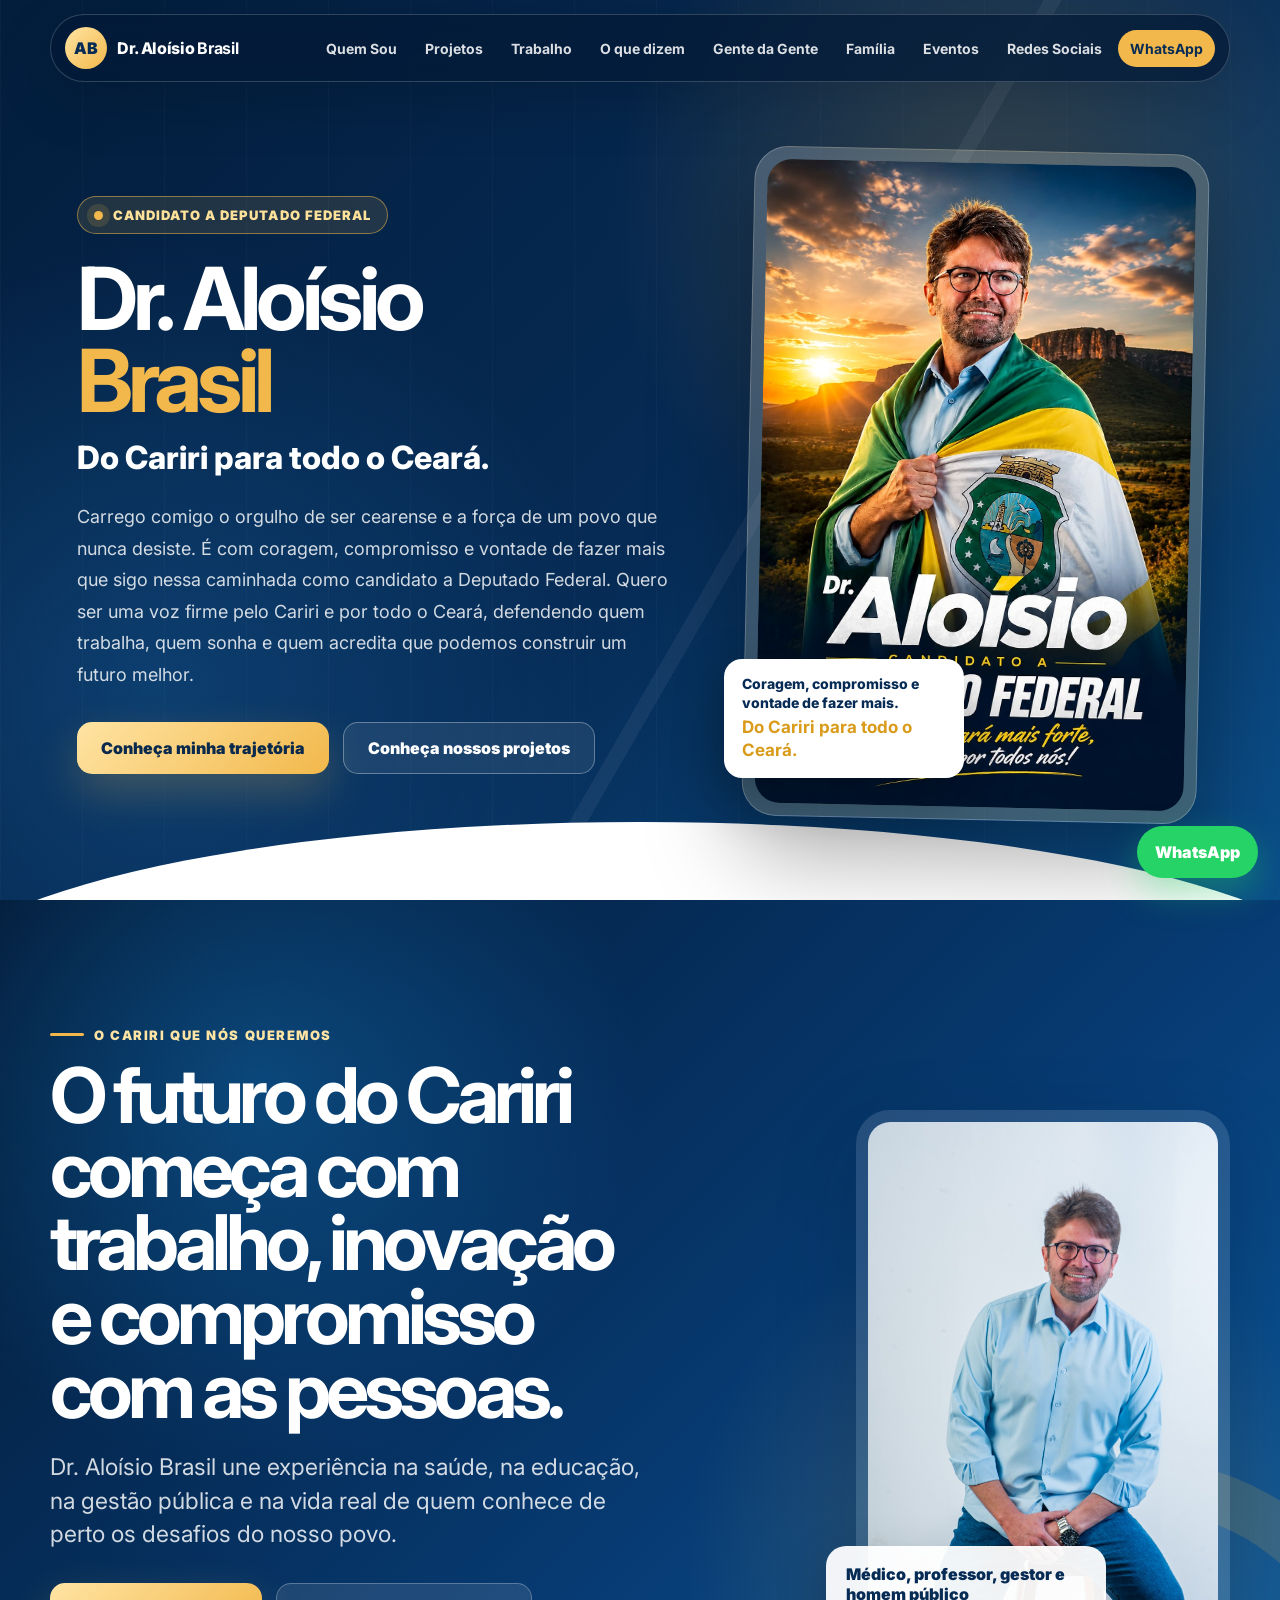
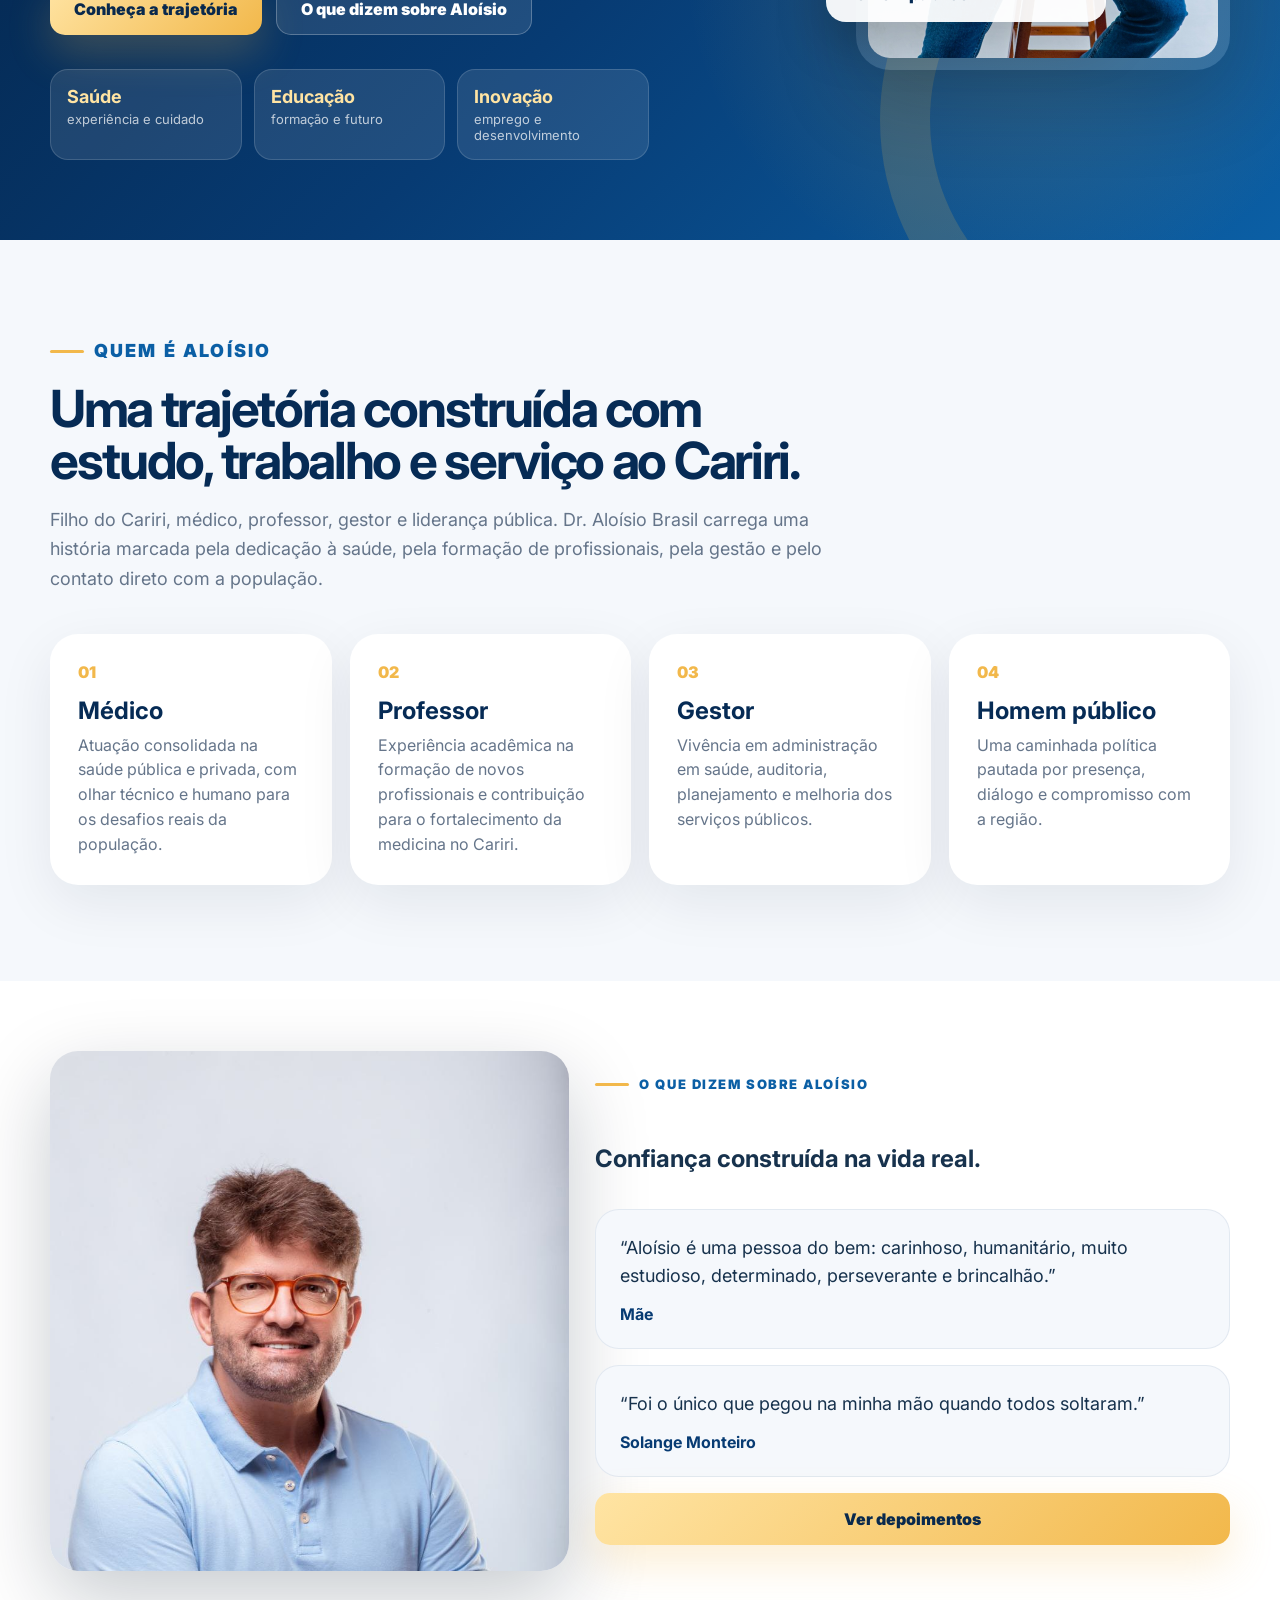
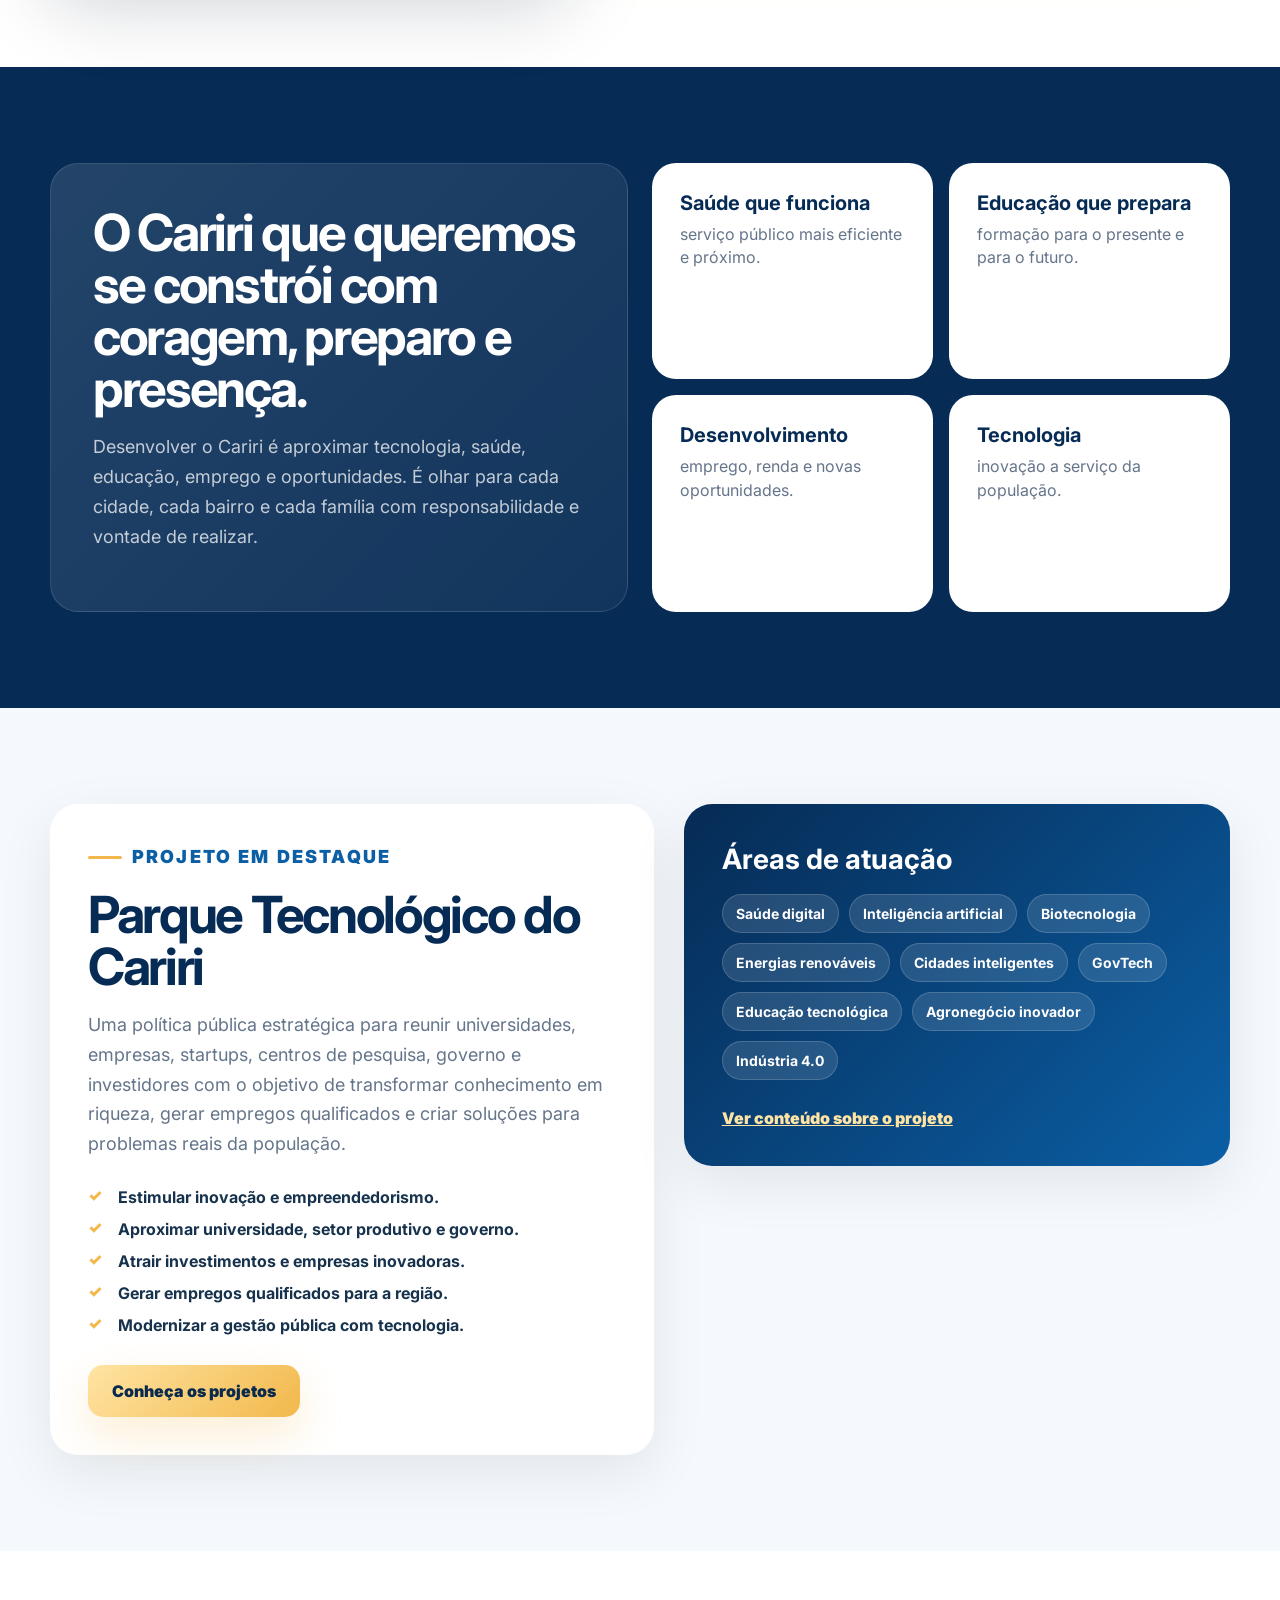
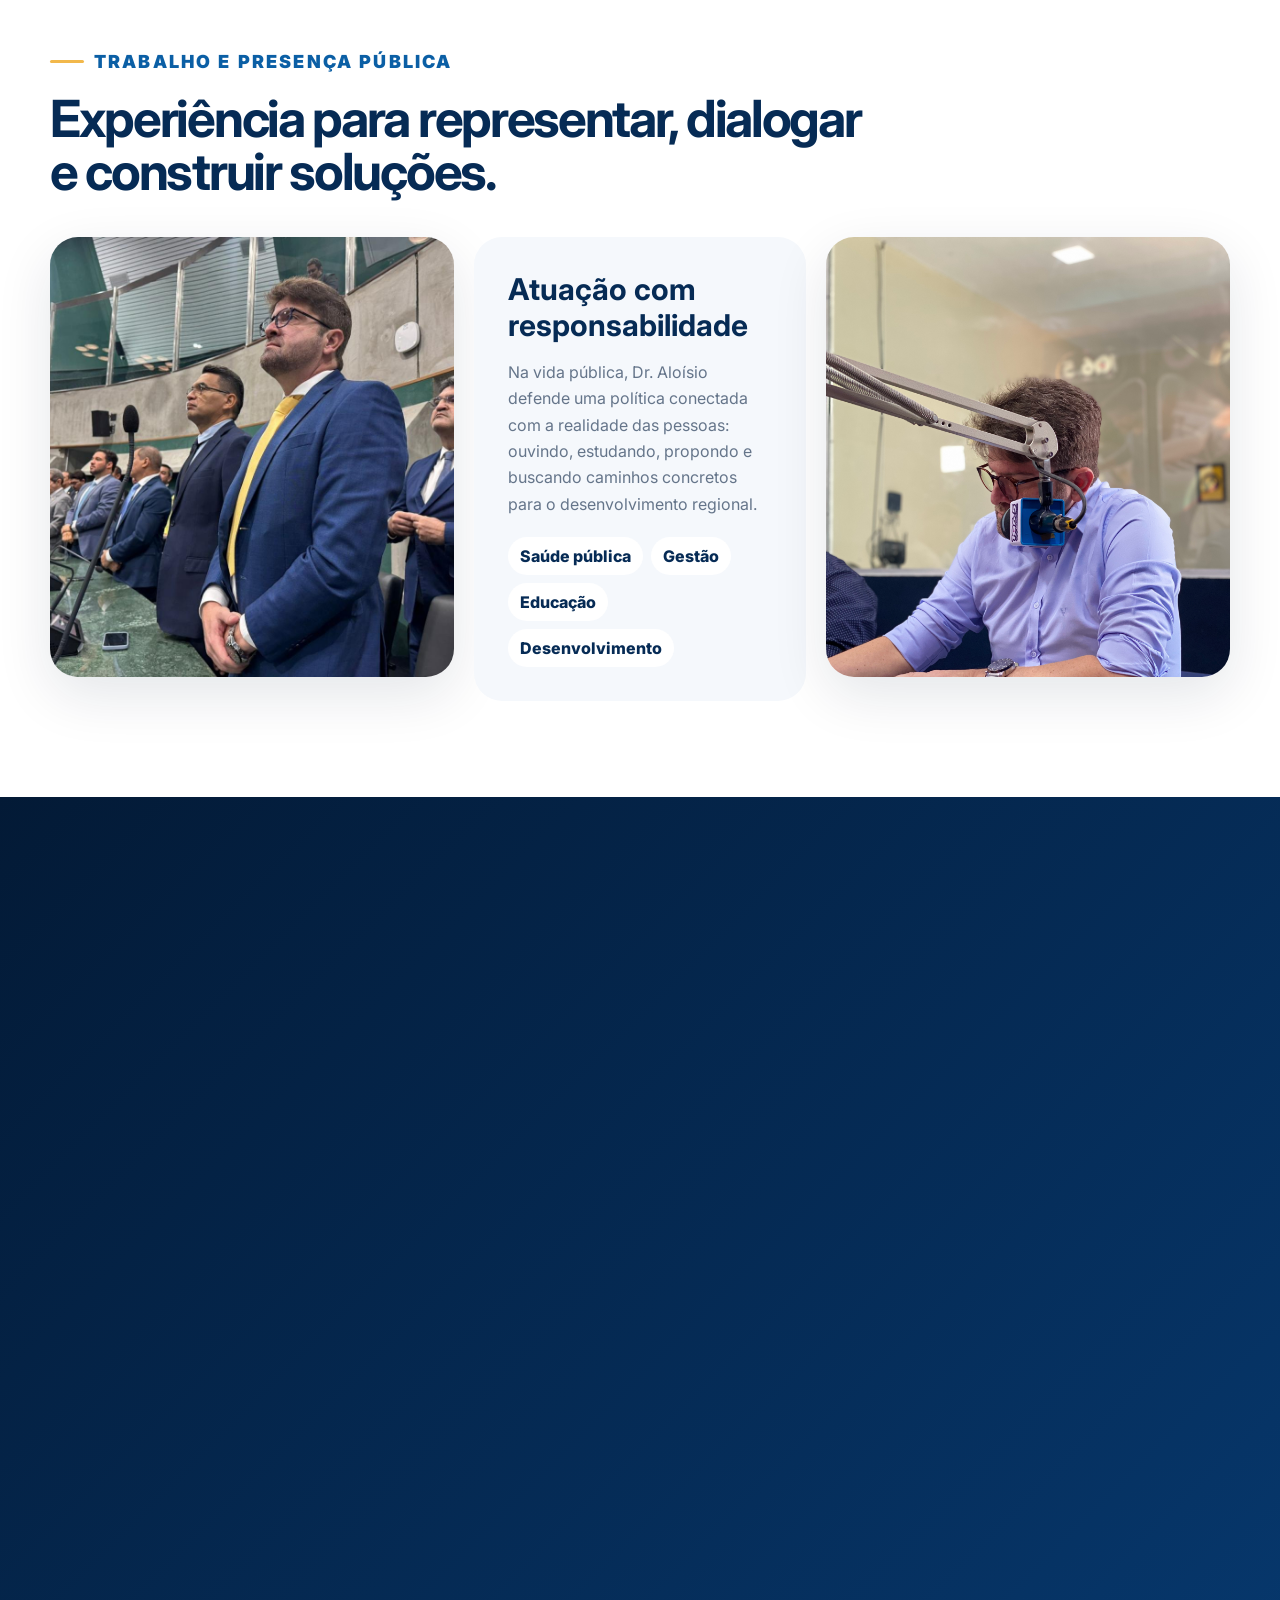
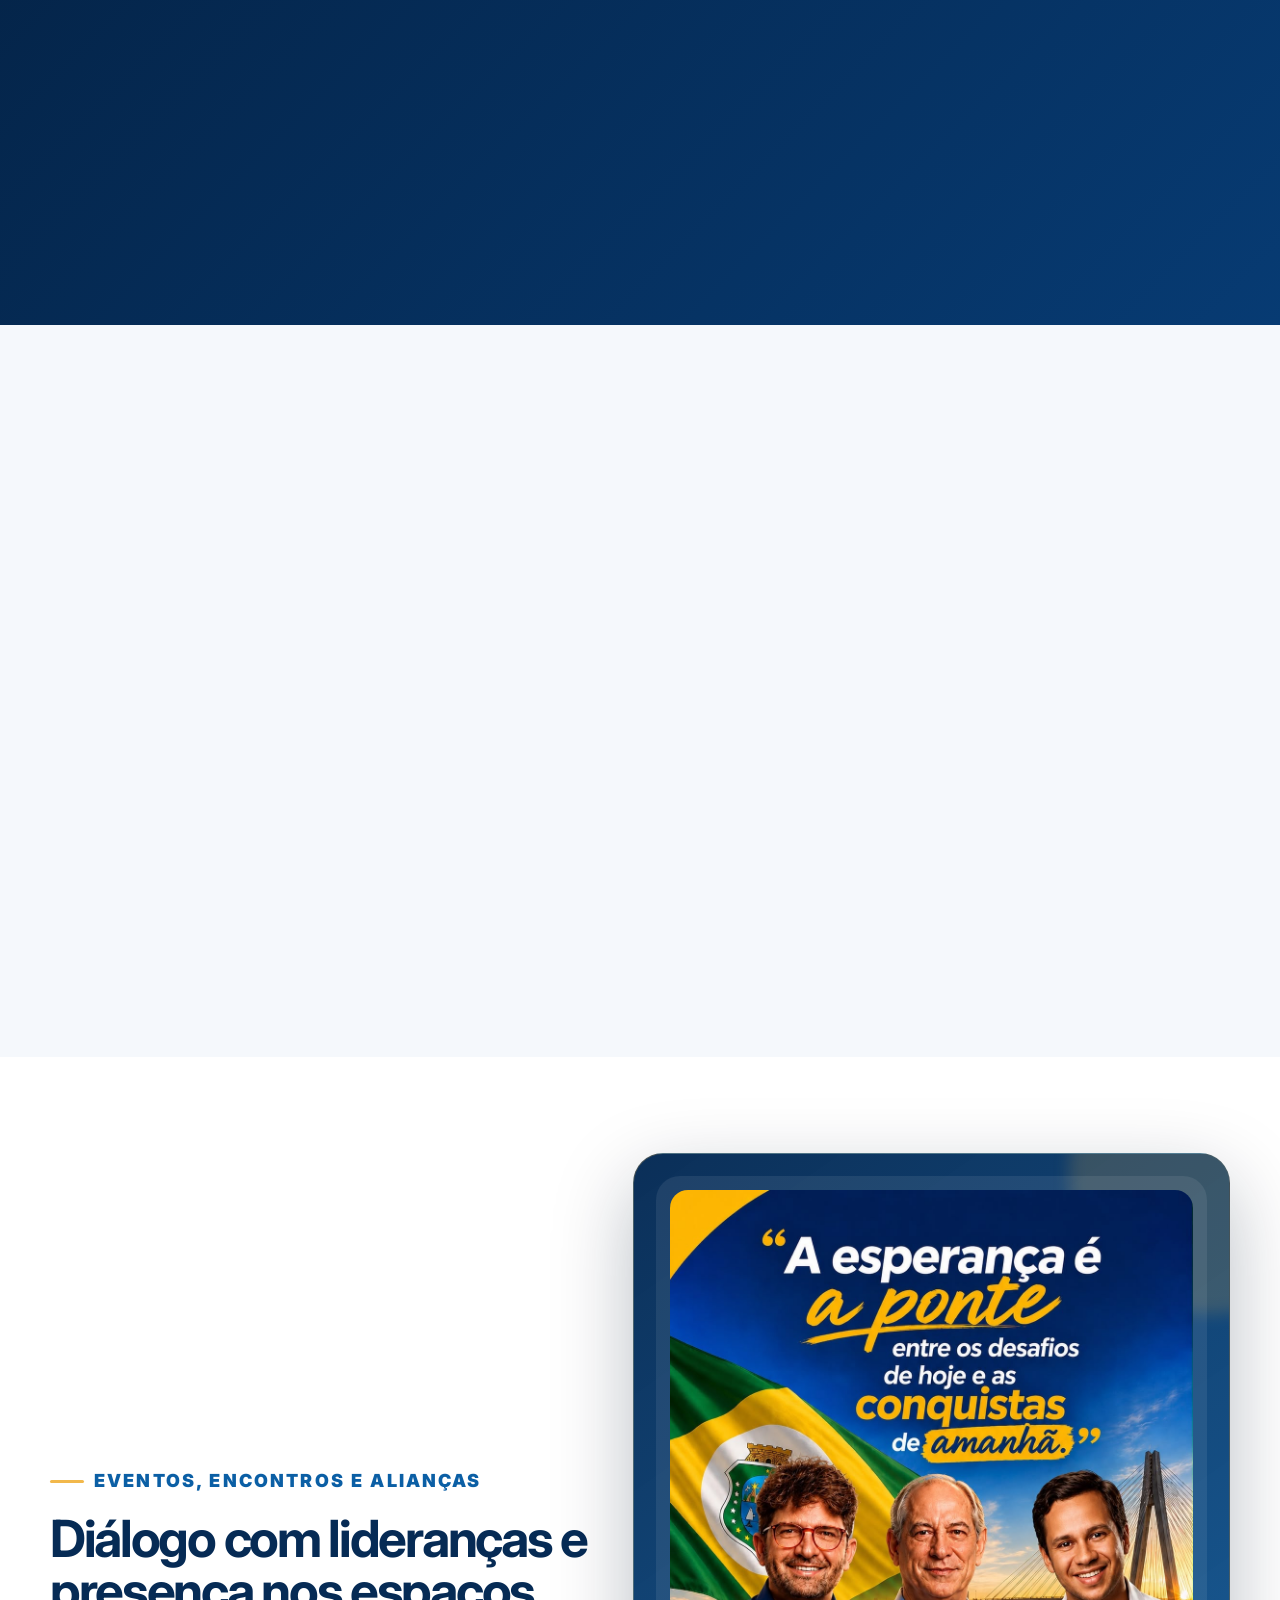
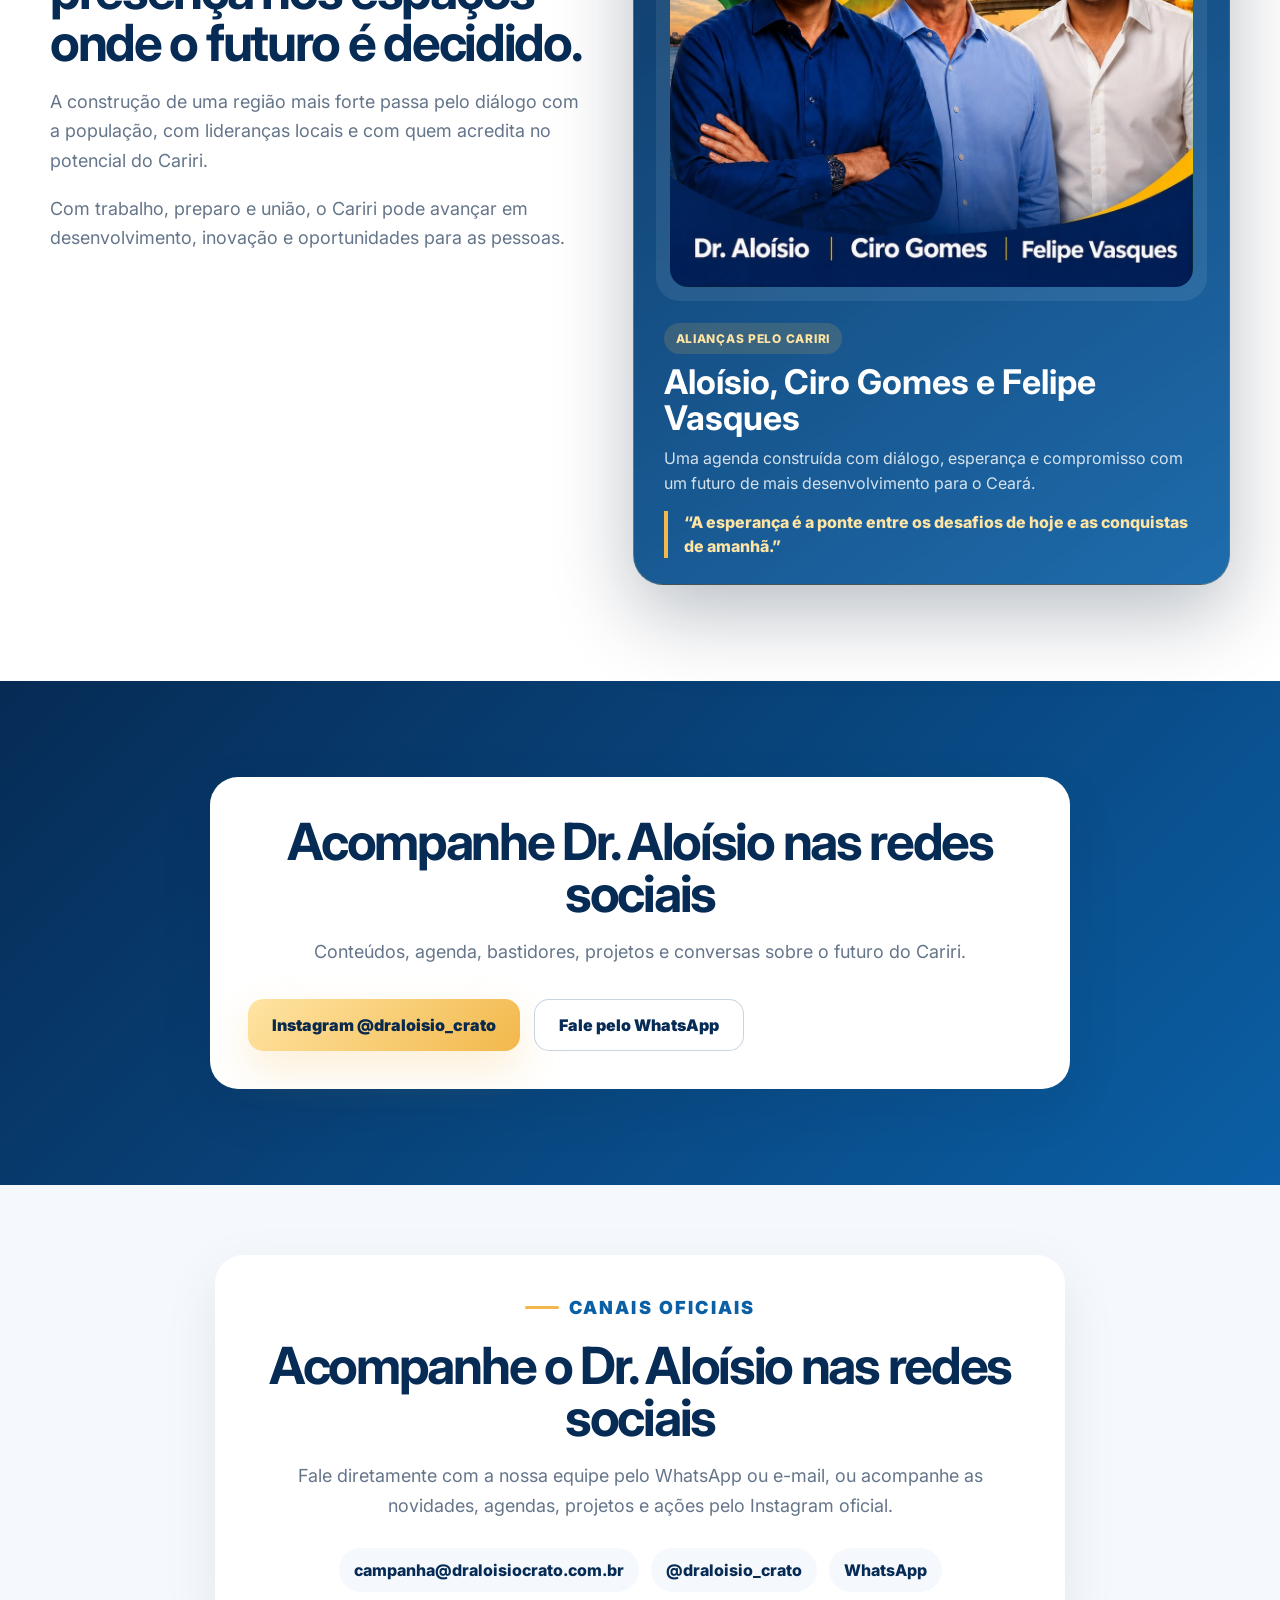
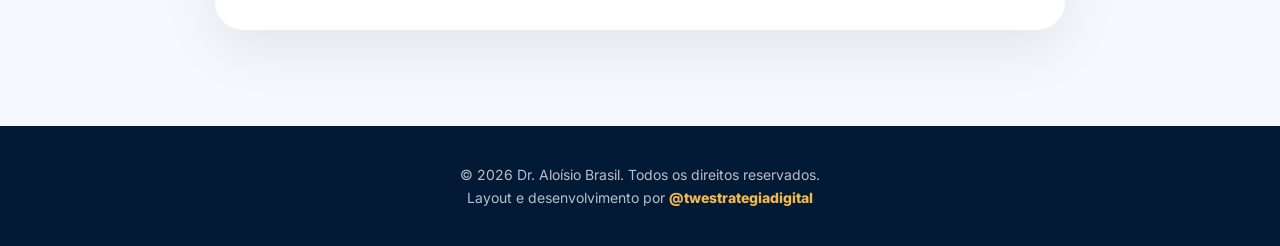
<file: index.html>
<!DOCTYPE html>
<html lang="pt-BR">
<head>
  <!-- Google tag (gtag.js) -->
  <script async src="https://www.googletagmanager.com/gtag/js?id=AW-17081065596"></script>
  <script>
    window.dataLayer = window.dataLayer || [];
    function gtag(){dataLayer.push(arguments);}
    gtag('js', new Date());

    gtag('config', 'AW-17081065596');
  </script>

  <!-- Event snippet for Compra conversion page -->
  <script>
    gtag('event', 'conversion', {
        'send_to': 'AW-17081065596/6S1rCL2P99EaEPzA8dA_',
        'value': 1.0,
        'currency': 'BRL',
        'transaction_id': ''
    });
  </script>

  <meta charset="UTF-8" />
  <meta name="viewport" content="width=device-width, initial-scale=1.0" />
  <base href="/construcao/">
  <title>Dr. Aloísio Brasil | O Cariri que nós queremos</title>
  <meta name="description" content="Site oficial do Dr. Aloísio Brasil. Médico, professor, gestor e liderança pública do Cariri." />
  <meta name="theme-color" content="#062B55" />
  <meta property="og:title" content="Dr. Aloísio Brasil | O Cariri que nós queremos" />
  <meta property="og:description" content="Site oficial do Dr. Aloísio Brasil. Médico, professor, gestor e liderança pública do Cariri." />
  <meta property="og:type" content="website" />
  <meta property="og:url" content="https://www.draloisiocrato.com.br/construcao/" />
  <meta property="og:image" content="https://www.draloisiocrato.com.br/construcao/assets/hero-candidatura.jpg" />
  <link rel="icon" href="assets/favicon.svg" type="image/svg+xml" />
  <link rel="preconnect" href="https://fonts.googleapis.com">
  <link rel="preconnect" href="https://fonts.gstatic.com" crossorigin>
  <link href="https://fonts.googleapis.com/css2?family=Inter:wght@400;500;600;700;800;900&display=swap" rel="stylesheet">
  <link rel="stylesheet" href="style.css" />


  <style>
    /* Ajuste especial para o card de alianças - imagem ciro2 sem cortes */
    .support {
      gap: 42px;
      align-items: center;
    }

    .support-card {
      background: linear-gradient(145deg, rgba(6, 43, 85, 0.98), rgba(11, 95, 165, 0.92));
      border: 1px solid rgba(242, 184, 75, 0.25);
      border-radius: 30px;
      padding: 22px;
      box-shadow: 0 28px 80px rgba(2, 21, 43, 0.28);
      overflow: hidden;
      position: relative;
    }

    .support-card::before {
      content: "";
      position: absolute;
      inset: -120px -120px auto auto;
      width: 280px;
      height: 280px;
      border-radius: 999px;
      background: rgba(242, 184, 75, 0.18);
      filter: blur(8px);
      pointer-events: none;
    }

    .support-card-image {
      background: rgba(255, 255, 255, 0.08);
      border-radius: 24px;
      padding: 14px;
      display: flex;
      align-items: center;
      justify-content: center;
      overflow: hidden;
      position: relative;
      z-index: 1;
    }

    .support-card-image img {
      width: 100%;
      max-width: 560px;
      height: auto;
      display: block;
      object-fit: contain;
      object-position: center;
      border-radius: 18px;
    }

    .support-card-content {
      position: relative;
      z-index: 1;
      padding: 22px 8px 4px;
      color: #ffffff;
    }

    .support-card-content span {
      display: inline-flex;
      margin-bottom: 10px;
      padding: 8px 12px;
      border-radius: 999px;
      background: rgba(242, 184, 75, 0.16);
      color: #FFE4A3;
      font-size: 12px;
      font-weight: 800;
      text-transform: uppercase;
      letter-spacing: 0.06em;
    }

    .support-card-content h3 {
      margin: 0 0 10px;
      font-size: clamp(24px, 3vw, 34px);
      line-height: 1.05;
    }

    .support-card-content p {
      margin: 0 0 16px;
      color: rgba(255, 255, 255, 0.82);
      line-height: 1.55;
    }

    .support-card-content blockquote {
      margin: 0;
      padding-left: 16px;
      border-left: 4px solid #F2B84B;
      color: #FFE4A3;
      font-weight: 800;
      line-height: 1.45;
    }

    @media (max-width: 720px) {
      .support-card {
        padding: 14px;
        border-radius: 24px;
      }

      .support-card-image {
        padding: 8px;
      }

      .support-card-content {
        padding: 18px 4px 4px;
      }
    }
  </style>


  <style>
    /* Nova primeira dobra — candidatura oficial */
    .campaign-launch {
      position: relative;
      min-height: 760px;
      display: grid;
      grid-template-columns: minmax(0, 1.02fr) minmax(380px, 0.78fr);
      align-items: center;
      gap: clamp(36px, 6vw, 88px);
      padding: 150px max(6vw, 28px) 80px;
      overflow: hidden;
      background:
        radial-gradient(circle at 78% 24%, rgba(242, 184, 75, 0.22), transparent 32%),
        radial-gradient(circle at 12% 76%, rgba(27, 106, 174, 0.35), transparent 34%),
        linear-gradient(135deg, #031d3c 0%, #062b55 54%, #0b4f8a 100%);
      color: #ffffff;
    }

    .campaign-launch::before {
      content: "";
      position: absolute;
      inset: 0;
      background:
        linear-gradient(120deg, transparent 0 58%, rgba(255,255,255,0.055) 58% 59%, transparent 59%),
        repeating-linear-gradient(90deg, rgba(255,255,255,0.025) 0 1px, transparent 1px 82px);
      pointer-events: none;
    }

    .campaign-launch::after {
      content: "";
      position: absolute;
      left: -6%;
      right: -6%;
      bottom: -92px;
      height: 170px;
      background: #ffffff;
      border-radius: 50% 50% 0 0 / 100% 100% 0 0;
      pointer-events: none;
    }

    .campaign-launch-copy,
    .campaign-launch-visual {
      position: relative;
      z-index: 2;
    }

    .candidate-badge {
      display: inline-flex;
      align-items: center;
      gap: 10px;
      padding: 10px 16px;
      margin-bottom: 24px;
      border: 1px solid rgba(242, 184, 75, 0.52);
      border-radius: 999px;
      background: rgba(242, 184, 75, 0.12);
      color: #ffe29a;
      font-size: 13px;
      font-weight: 900;
      letter-spacing: 0.08em;
      text-transform: uppercase;
    }

    .candidate-badge::before {
      content: "";
      width: 9px;
      height: 9px;
      border-radius: 999px;
      background: #f2b84b;
      box-shadow: 0 0 0 7px rgba(242, 184, 75, 0.14);
    }

    .campaign-launch h1 {
      max-width: 760px;
      margin: 0 0 18px;
      font-size: clamp(50px, 6.8vw, 96px);
      line-height: 0.94;
      letter-spacing: -0.055em;
      color: #ffffff;
    }

    .campaign-launch h1 span {
      display: block;
      color: #f2b84b;
    }

    .campaign-slogan {
      max-width: 680px;
      margin: 0 0 25px;
      color: #ffffff;
      font-size: clamp(23px, 2.5vw, 36px);
      line-height: 1.14;
      font-weight: 800;
    }

    .campaign-text {
      max-width: 710px;
      margin: 0 0 32px;
      color: rgba(255,255,255,0.82);
      font-size: 18px;
      line-height: 1.75;
    }

    .campaign-actions {
      display: flex;
      flex-wrap: wrap;
      gap: 14px;
    }

    .campaign-actions .btn-secondary {
      color: #ffffff;
      border-color: rgba(255,255,255,0.32);
      background: rgba(255,255,255,0.08);
    }

    .campaign-actions .btn-secondary:hover {
      background: rgba(255,255,255,0.16);
    }

    .campaign-launch-visual {
      display: flex;
      justify-content: center;
      align-items: center;
    }

    .campaign-poster-frame {
      width: min(100%, 560px);
      padding: 12px;
      border-radius: 34px;
      background: linear-gradient(145deg, rgba(255,255,255,0.20), rgba(242,184,75,0.22));
      border: 1px solid rgba(255,255,255,0.22);
      box-shadow: 0 35px 95px rgba(0,0,0,0.34);
      transform: rotate(1.2deg);
    }

    .campaign-poster-frame img {
      width: 100%;
      height: auto;
      display: block;
      border-radius: 25px;
      object-fit: contain;
      object-position: center;
    }

    .campaign-seal {
      position: absolute;
      left: -24px;
      bottom: 42px;
      max-width: 240px;
      padding: 16px 18px;
      border-radius: 18px;
      background: #ffffff;
      color: #062b55;
      box-shadow: 0 18px 52px rgba(0,0,0,0.25);
      font-size: 14px;
      font-weight: 800;
      line-height: 1.35;
    }

    .campaign-seal strong {
      display: block;
      margin-top: 4px;
      color: #d99b19;
      font-size: 17px;
    }

    @media (max-width: 980px) {
      .campaign-launch {
        grid-template-columns: 1fr;
        padding-top: 132px;
        text-align: center;
      }

      .campaign-launch-copy {
        display: flex;
        flex-direction: column;
        align-items: center;
      }

      .campaign-actions {
        justify-content: center;
      }

      .campaign-launch-visual {
        margin-top: 6px;
      }
    }

    @media (max-width: 620px) {
      .campaign-launch {
        min-height: auto;
        padding: 116px 20px 105px;
      }

      .campaign-launch h1 {
        font-size: clamp(45px, 15vw, 66px);
      }

      .campaign-text {
        font-size: 16px;
        line-height: 1.65;
      }

      .campaign-poster-frame {
        padding: 8px;
        border-radius: 25px;
        transform: none;
      }

      .campaign-poster-frame img {
        border-radius: 19px;
      }

      .campaign-seal {
        position: static;
        max-width: none;
        margin-top: 12px;
        text-align: left;
      }
    }
  </style>

</head>
<body>
  <header class="site-header" id="topo">
    <a href="/construcao/#inicio" class="brand" aria-label="Dr. Aloísio Brasil">
      <span class="brand-mark">AB</span>
      <span class="brand-text">Dr. Aloísio <strong>Brasil</strong></span>
    </a>
    <button class="menu-toggle" aria-label="Abrir menu" aria-expanded="false">☰</button>
    <nav class="nav-menu" aria-label="Menu principal">
      <a href="/construcao/#quem-sou">Quem Sou</a>
      <a href="projetos/">Projetos</a>
      <a href="/construcao/#trabalho">Trabalho</a>
      <a href="depoimentos/">O que dizem</a>
      <a href="gente/">Gente da Gente</a>
      <a href="familia/">Família</a>
      <a href="/construcao/#eventos">Eventos</a>
      <a href="/construcao/#redes">Redes Sociais</a>
      <a class="nav-cta" href="https://wa.me/558838420044" target="_blank" rel="noopener">WhatsApp</a>
    </nav>
  </header>
  <main>

    <section class="campaign-launch" id="inicio">
      <div class="campaign-launch-copy reveal">
        <span class="candidate-badge">Candidato a Deputado Federal</span>

        <h1>Dr. Aloísio <span>Brasil</span></h1>

        <p class="campaign-slogan">Do Cariri para todo o Ceará.</p>

        <p class="campaign-text">
          Carrego comigo o orgulho de ser cearense e a força de um povo que nunca desiste.
          É com coragem, compromisso e vontade de fazer mais que sigo nessa caminhada como
          candidato a Deputado Federal. Quero ser uma voz firme pelo Cariri e por todo o Ceará,
          defendendo quem trabalha, quem sonha e quem acredita que podemos construir um futuro melhor.
        </p>

        <div class="campaign-actions">
          <a class="btn btn-primary" href="#quem-sou">Conheça minha trajetória</a>
          <a class="btn btn-secondary" href="projetos/">Conheça nossos projetos</a>
        </div>
      </div>

      <div class="campaign-launch-visual reveal">
        <div class="campaign-poster-frame">
          <img
            src="assets/hero-candidatura.jpg?v=20260727"
            alt="Dr. Aloísio Brasil, candidato a Deputado Federal"
          />
        </div>

        <div class="campaign-seal">
          Coragem, compromisso e vontade de fazer mais.
          <strong>Do Cariri para todo o Ceará.</strong>
        </div>
      </div>
    </section>

    <section class="hero" id="visao">
      <div class="hero-bg" aria-hidden="true"></div>
      <div class="hero-content reveal">
        <p class="eyebrow">O Cariri que nós queremos</p>
        <h1>O futuro do Cariri começa com trabalho, inovação e compromisso com as pessoas.</h1>
        <p class="hero-subtitle">Dr. Aloísio Brasil une experiência na saúde, na educação, na gestão pública e na vida real de quem conhece de perto os desafios do nosso povo.</p>
        <div class="hero-actions">
          <a class="btn btn-primary" href="#quem-sou">Conheça a trajetória</a>
          <a class="btn btn-secondary" href="depoimentos/">O que dizem sobre Aloísio</a>
        </div>
        <div class="hero-stats" aria-label="Pilares de atuação">
          <div><strong>Saúde</strong><span>experiência e cuidado</span></div>
          <div><strong>Educação</strong><span>formação e futuro</span></div>
          <div><strong>Inovação</strong><span>emprego e desenvolvimento</span></div>
        </div>
      </div>
      <div class="hero-photo reveal">
        <img src="assets/hero.jpg" alt="Dr. Aloísio Brasil" />
        <div class="photo-seal">Médico, professor, gestor e homem público</div>
      </div>
    </section>

    <section class="section about" id="quem-sou">
      <div class="section-heading reveal">
        <p class="eyebrow dark">Quem é Aloísio</p>
        <h2>Uma trajetória construída com estudo, trabalho e serviço ao Cariri.</h2>
        <p>Filho do Cariri, médico, professor, gestor e liderança pública. Dr. Aloísio Brasil carrega uma história marcada pela dedicação à saúde, pela formação de profissionais, pela gestão e pelo contato direto com a população.</p>
      </div>
      <div class="about-grid">
        <article class="about-card reveal"><span>01</span><h3>Médico</h3><p>Atuação consolidada na saúde pública e privada, com olhar técnico e humano para os desafios reais da população.</p></article>
        <article class="about-card reveal"><span>02</span><h3>Professor</h3><p>Experiência acadêmica na formação de novos profissionais e contribuição para o fortalecimento da medicina no Cariri.</p></article>
        <article class="about-card reveal"><span>03</span><h3>Gestor</h3><p>Vivência em administração em saúde, auditoria, planejamento e melhoria dos serviços públicos.</p></article>
        <article class="about-card reveal"><span>04</span><h3>Homem público</h3><p>Uma caminhada política pautada por presença, diálogo e compromisso com a região.</p></article>
      </div>
    </section>

    <section class="section testimonial-strip" id="depoimentos-preview">
      <div class="testimonial-preview">
        <div class="testimonial-photo reveal"><img src="assets/portrait-polo.jpg" alt="Dr. Aloísio Brasil" /></div>
        <div class="quote-stack reveal">
          <p class="eyebrow dark">O que dizem sobre Aloísio</p>
          <h2>Confiança construída na vida real.</h2>
          <div class="quote-card"><p>“Aloísio é uma pessoa do bem: carinhoso, humanitário, muito estudioso, determinado, perseverante e brincalhão.”</p><strong>Mãe</strong></div>
          <div class="quote-card"><p>“Foi o único que pegou na minha mão quando todos soltaram.”</p><strong>Solange Monteiro</strong></div>
          <a class="btn btn-primary" href="depoimentos/">Ver depoimentos</a>
        </div>
      </div>
    </section>

    <section class="section vision" id="campanha">
      <div class="vision-card reveal"><h2>O Cariri que queremos se constrói com coragem, preparo e presença.</h2><p>Desenvolver o Cariri é aproximar tecnologia, saúde, educação, emprego e oportunidades. É olhar para cada cidade, cada bairro e cada família com responsabilidade e vontade de realizar.</p></div>
      <div class="pillars reveal"><div><strong>Saúde que funciona</strong><span>serviço público mais eficiente e próximo.</span></div><div><strong>Educação que prepara</strong><span>formação para o presente e para o futuro.</span></div><div><strong>Desenvolvimento</strong><span>emprego, renda e novas oportunidades.</span></div><div><strong>Tecnologia</strong><span>inovação a serviço da população.</span></div></div>
    </section>

    <section class="section project" id="projetos">
      <div class="project-copy reveal"><p class="eyebrow dark">Projeto em destaque</p><h2>Parque Tecnológico do Cariri</h2><p>Uma política pública estratégica para reunir universidades, empresas, startups, centros de pesquisa, governo e investidores com o objetivo de transformar conhecimento em riqueza, gerar empregos qualificados e criar soluções para problemas reais da população.</p><ul class="check-list"><li>Estimular inovação e empreendedorismo.</li><li>Aproximar universidade, setor produtivo e governo.</li><li>Atrair investimentos e empresas inovadoras.</li><li>Gerar empregos qualificados para a região.</li><li>Modernizar a gestão pública com tecnologia.</li></ul><div class="back-line"><a class="btn btn-primary" href="projetos/">Conheça os projetos</a></div></div>
      <div class="project-panel reveal"><h3>Áreas de atuação</h3><div class="tags"><span>Saúde digital</span><span>Inteligência artificial</span><span>Biotecnologia</span><span>Energias renováveis</span><span>Cidades inteligentes</span><span>GovTech</span><span>Educação tecnológica</span><span>Agronegócio inovador</span><span>Indústria 4.0</span></div><a class="inline-link" href="https://www.instagram.com/reel/DZIby20hRgo/" target="_blank" rel="noopener">Ver conteúdo sobre o projeto</a></div>
    </section>

    <section class="section work" id="trabalho"><div class="section-heading reveal"><p class="eyebrow dark">Trabalho e presença pública</p><h2>Experiência para representar, dialogar e construir soluções.</h2></div><div class="work-grid"><img class="reveal" src="assets/assembleia-wide.jpg" alt="Dr. Aloísio em ambiente parlamentar" /><div class="work-text reveal"><h3>Atuação com responsabilidade</h3><p>Na vida pública, Dr. Aloísio defende uma política conectada com a realidade das pessoas: ouvindo, estudando, propondo e buscando caminhos concretos para o desenvolvimento regional.</p><div class="mini-cards"><span>Saúde pública</span><span>Gestão</span><span>Educação</span><span>Desenvolvimento</span></div></div><img class="reveal" src="assets/radio-aluisio.jpg?v=20260709" alt="Dr. Aloísio em entrevista na rádio" /></div></section>

    <section class="section people" id="gente"><div class="section-heading light reveal"><p class="eyebrow">Gente da Gente</p><h2>Política começa ouvindo as pessoas.</h2><p>Nenhuma transformação nasce distante da realidade. Ela começa nas ruas, nas casas, nas conversas e no respeito por quem vive o Cariri todos os dias.</p><div class="back-line"><a class="btn btn-primary" href="gente/">Ver mais registros</a></div></div><div class="gallery people-gallery"><img class="reveal tall" src="assets/gente-crianca.jpg" alt="Dr. Aloísio com criança em visita comunitária" /><img class="reveal" src="assets/gente-grupo2.jpg" style="object-position:center center;" alt="Dr. Aloísio com moradores" /><img class="reveal" src="assets/gente-dupla.jpg" alt="Dr. Aloísio com moradora" /><img class="reveal wide" src="assets/gente-selfie2.jpg" style="object-position:center center;" alt="Dr. Aloísio em encontro com populares" /></div></section>

    <section class="section family" id="familia"><div class="family-image reveal"><img src="assets/familia.jpg" alt="Dr. Aloísio em momento familiar" /></div><div class="family-copy reveal"><p class="eyebrow dark">Família e valores</p><h2>As raízes que sustentam uma caminhada.</h2><p>A vida pública também é feita de valores. Família, respeito, responsabilidade e compromisso com as pessoas são parte da história que orienta a caminhada de Dr. Aloísio.</p><blockquote>“A esperança é a ponte entre os desafios de hoje e as conquistas de amanhã.”</blockquote><div class="back-line"><a class="btn btn-primary" href="familia/">Conheça este lado da história</a></div></div></section>

    <section class="section support" id="eventos">
      <div class="support-copy reveal">
        <p class="eyebrow dark">Eventos, encontros e alianças</p>
        <h2>Diálogo com lideranças e presença nos espaços onde o futuro é decidido.</h2>
        <p>A construção de uma região mais forte passa pelo diálogo com a população, com lideranças locais e com quem acredita no potencial do Cariri.</p>
        <p>Com trabalho, preparo e união, o Cariri pode avançar em desenvolvimento, inovação e oportunidades para as pessoas.</p>
      </div>

      <div class="support-card reveal">
        <div class="support-card-image">
          <img src="assets/ciro2.jpg" alt="Dr. Aloísio, Ciro Gomes e Felipe Vasques">
        </div>
        <div class="support-card-content">
          <span>Alianças pelo Cariri</span>
          <h3>Aloísio, Ciro Gomes e Felipe Vasques</h3>
          <p>Uma agenda construída com diálogo, esperança e compromisso com um futuro de mais desenvolvimento para o Ceará.</p>
          <blockquote>“A esperança é a ponte entre os desafios de hoje e as conquistas de amanhã.”</blockquote>
        </div>
      </div>
    </section>

    <section class="section social" id="redes"><div class="social-card reveal"><h2>Acompanhe Dr. Aloísio nas redes sociais</h2><p>Conteúdos, agenda, bastidores, projetos e conversas sobre o futuro do Cariri.</p><div class="social-actions"><a class="btn btn-primary" href="https://www.instagram.com/draloisio_crato" target="_blank" rel="noopener">Instagram @draloisio_crato</a><a class="btn btn-secondary dark-btn" href="https://wa.me/558838420044" target="_blank" rel="noopener">Fale pelo WhatsApp</a></div></div></section>

    <section class="section contact-section" id="contato"><div class="contact-box reveal"><p class="eyebrow dark">Canais oficiais</p><h2>Acompanhe o Dr. Aloísio nas redes sociais</h2><p>Fale diretamente com a nossa equipe pelo WhatsApp ou e-mail, ou acompanhe as novidades, agendas, projetos e ações pelo Instagram oficial.</p><div class="contact-links"><a href="mailto:campanha@draloisiocrato.com.br">campanha@draloisiocrato.com.br</a><a href="https://www.instagram.com/draloisio_crato" target="_blank" rel="noopener">@draloisio_crato</a><a href="https://wa.me/558838420044" target="_blank" rel="noopener">WhatsApp</a></div></div></section>
  </main>
  <footer>
    <p>© 2026 Dr. Aloísio Brasil. Todos os direitos reservados.</p>
    <p class="credits">Layout e desenvolvimento por <a href="https://www.instagram.com/twestrategiadigital" target="_blank" rel="noopener noreferrer">@twestrategiadigital</a></p>
  </footer>
  <a class="whatsapp-float" href="https://wa.me/558838420044" target="_blank" rel="noopener" aria-label="WhatsApp">WhatsApp</a>
  <script src="script.js"></script>
</body>
</html>
</file>
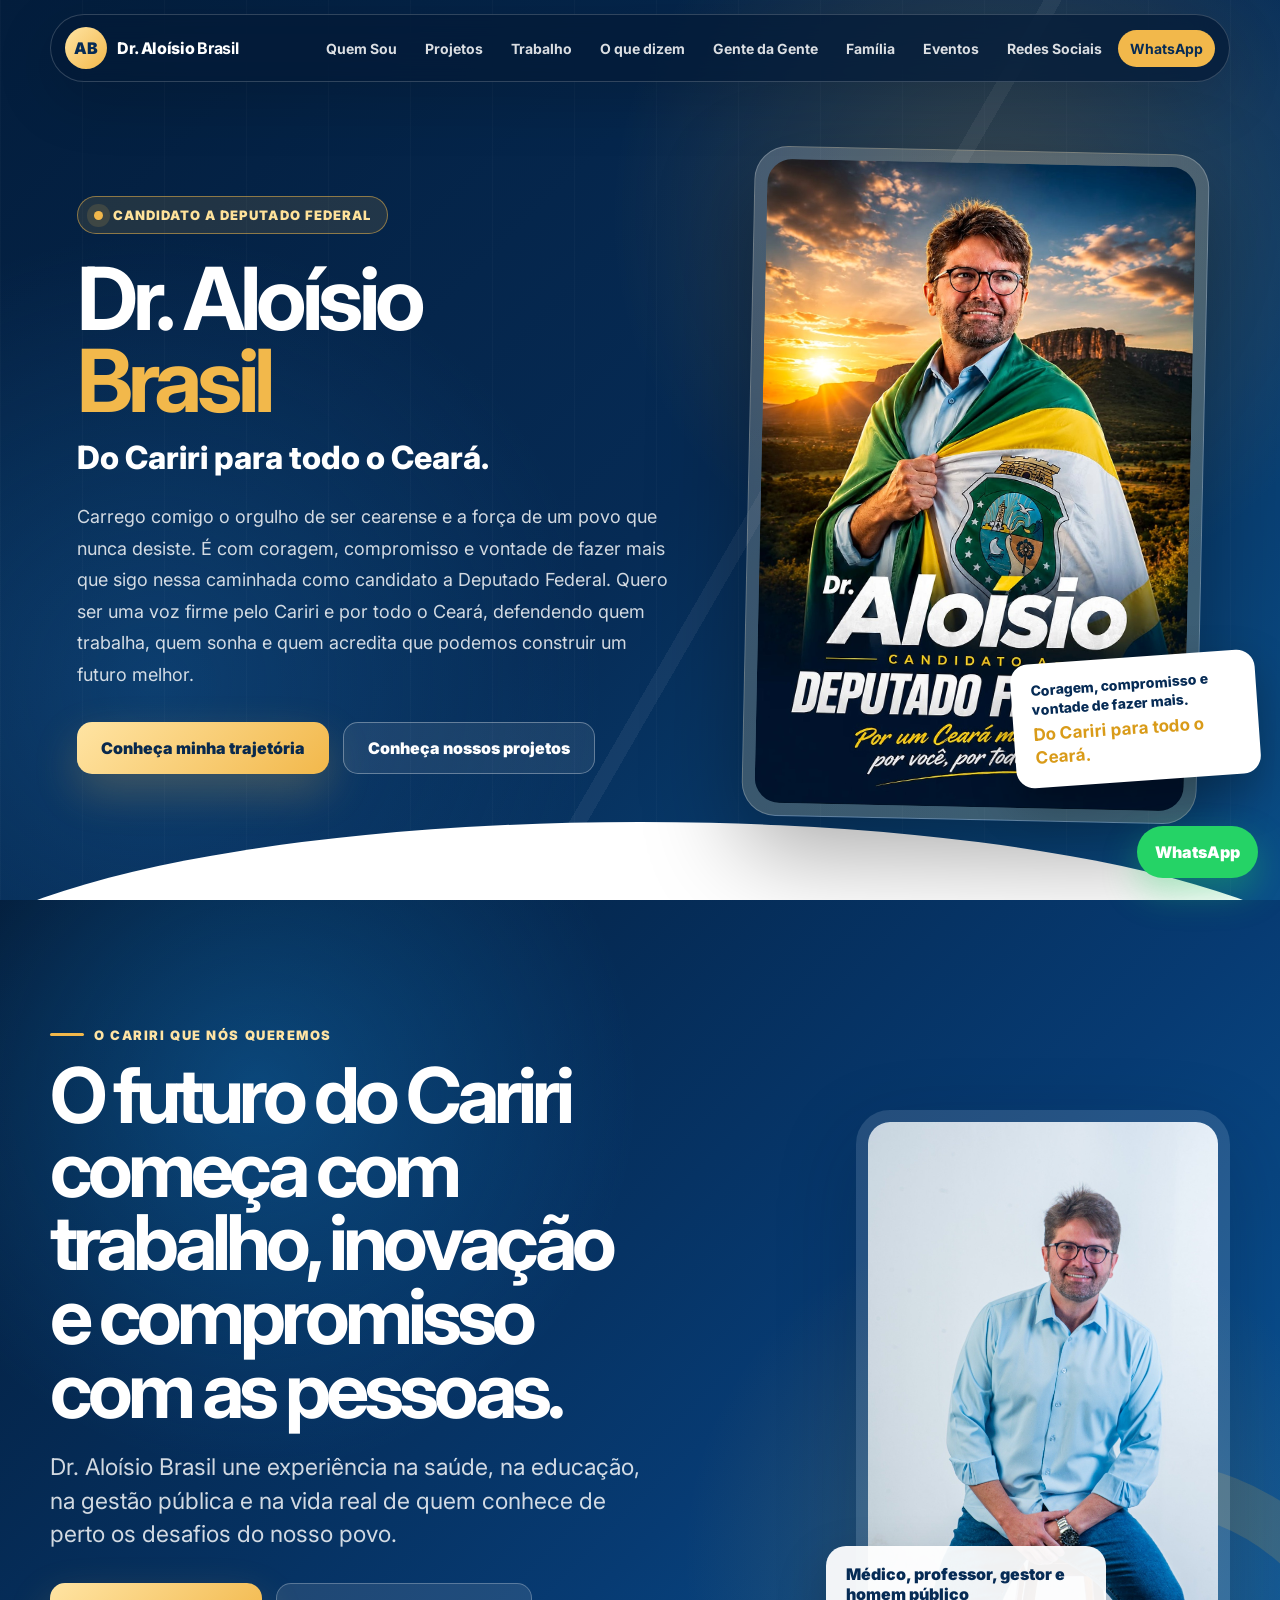
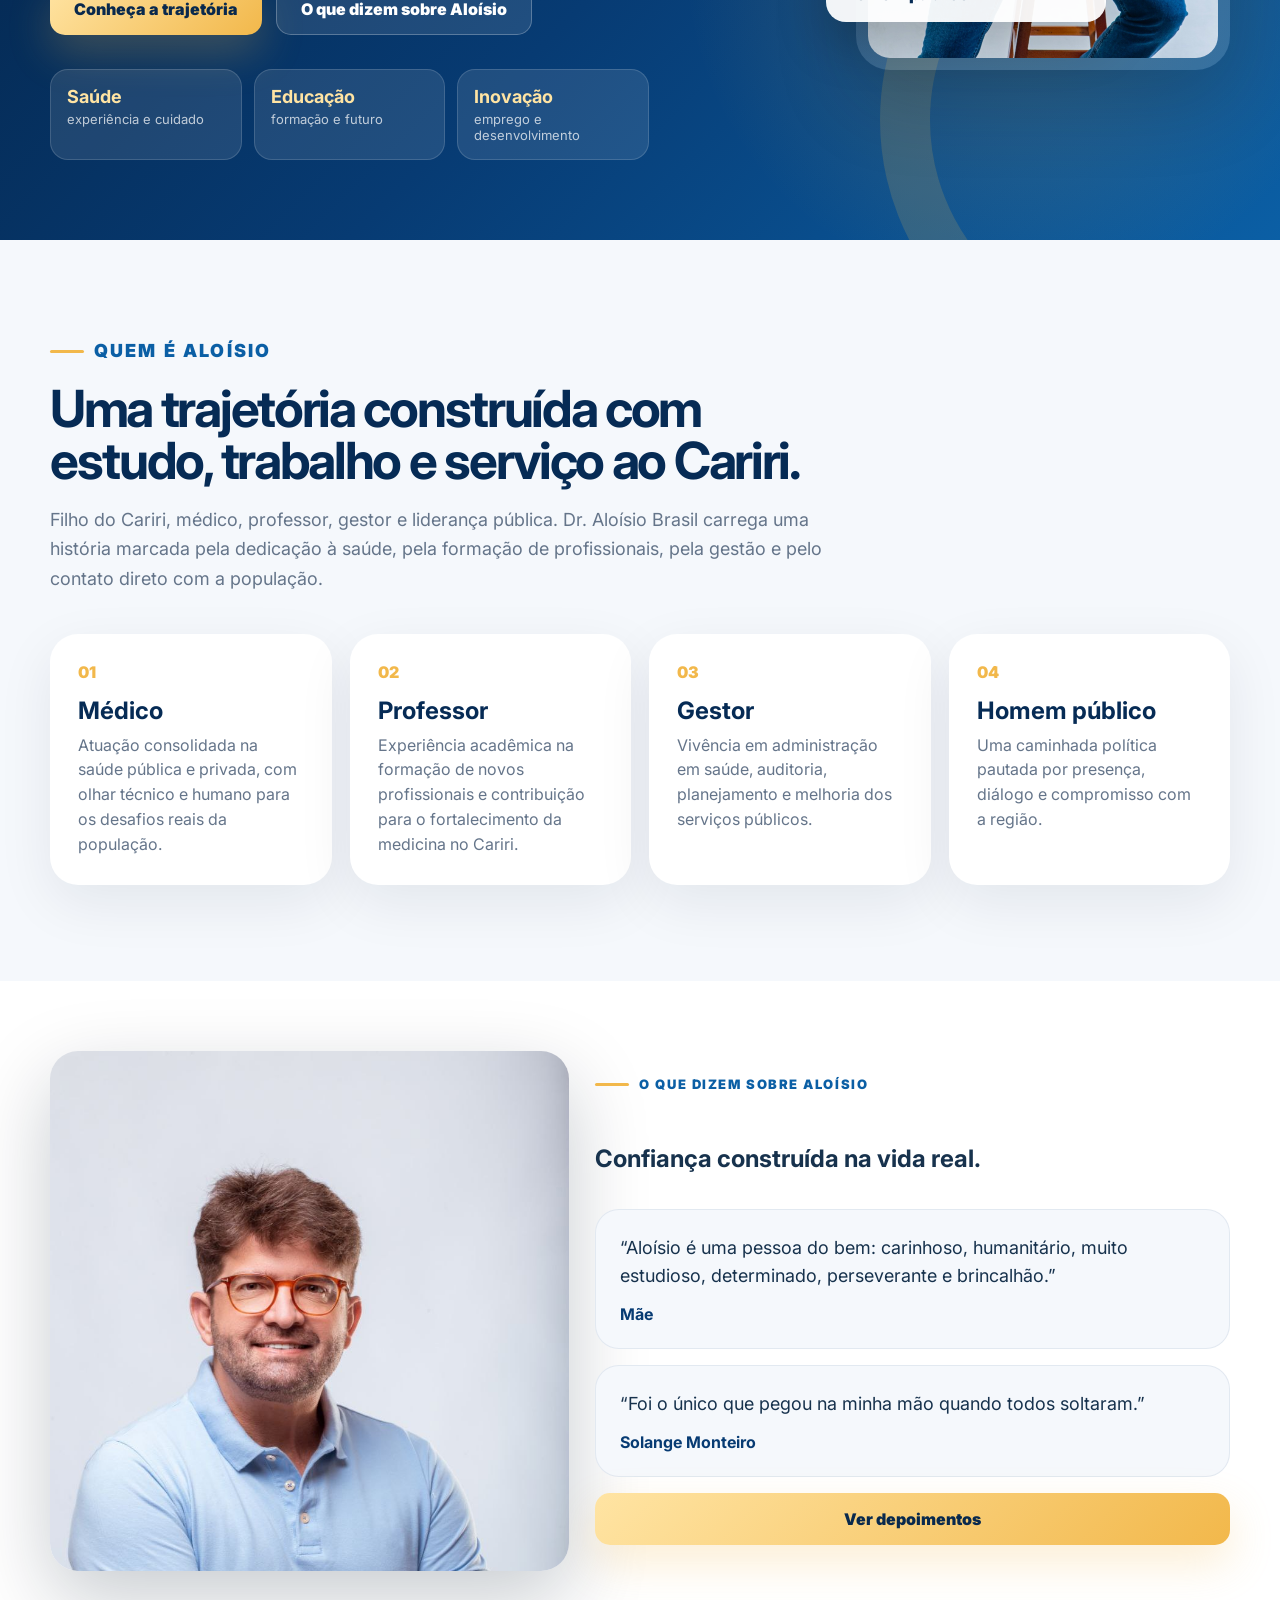
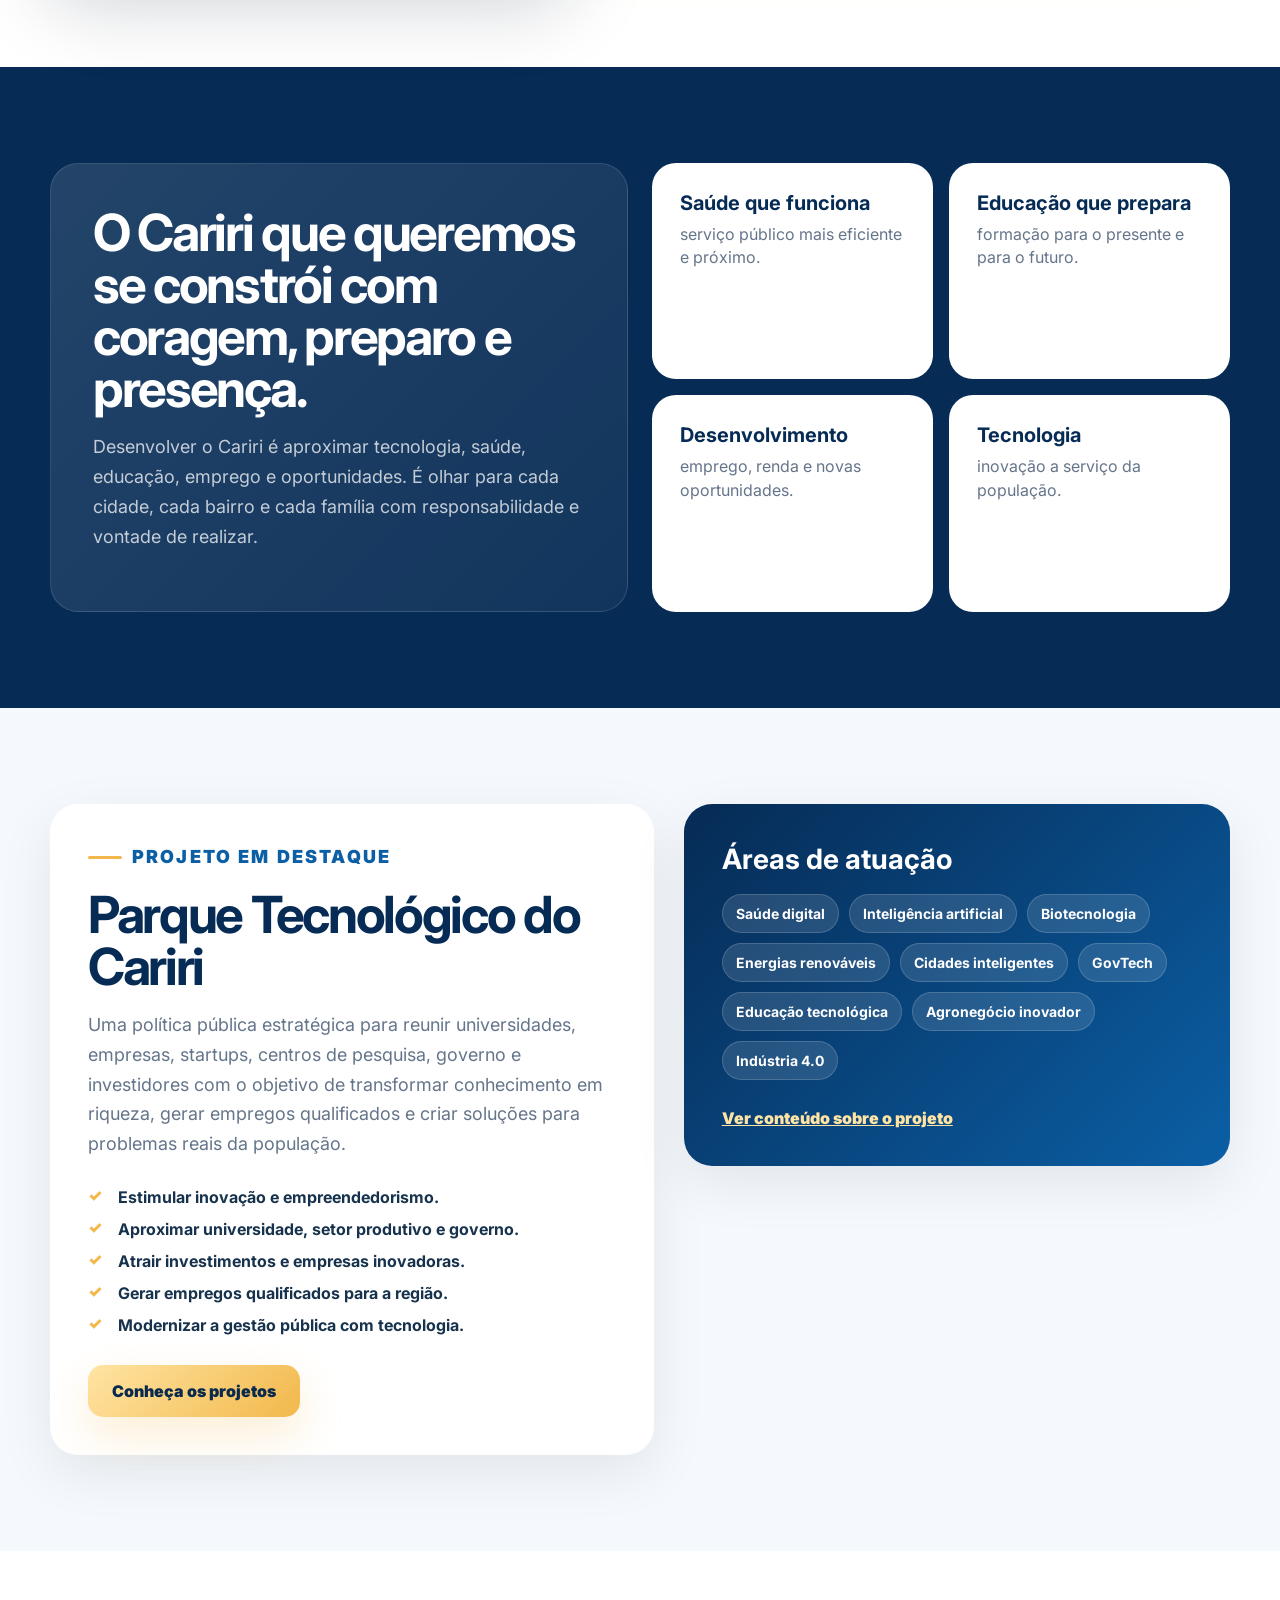
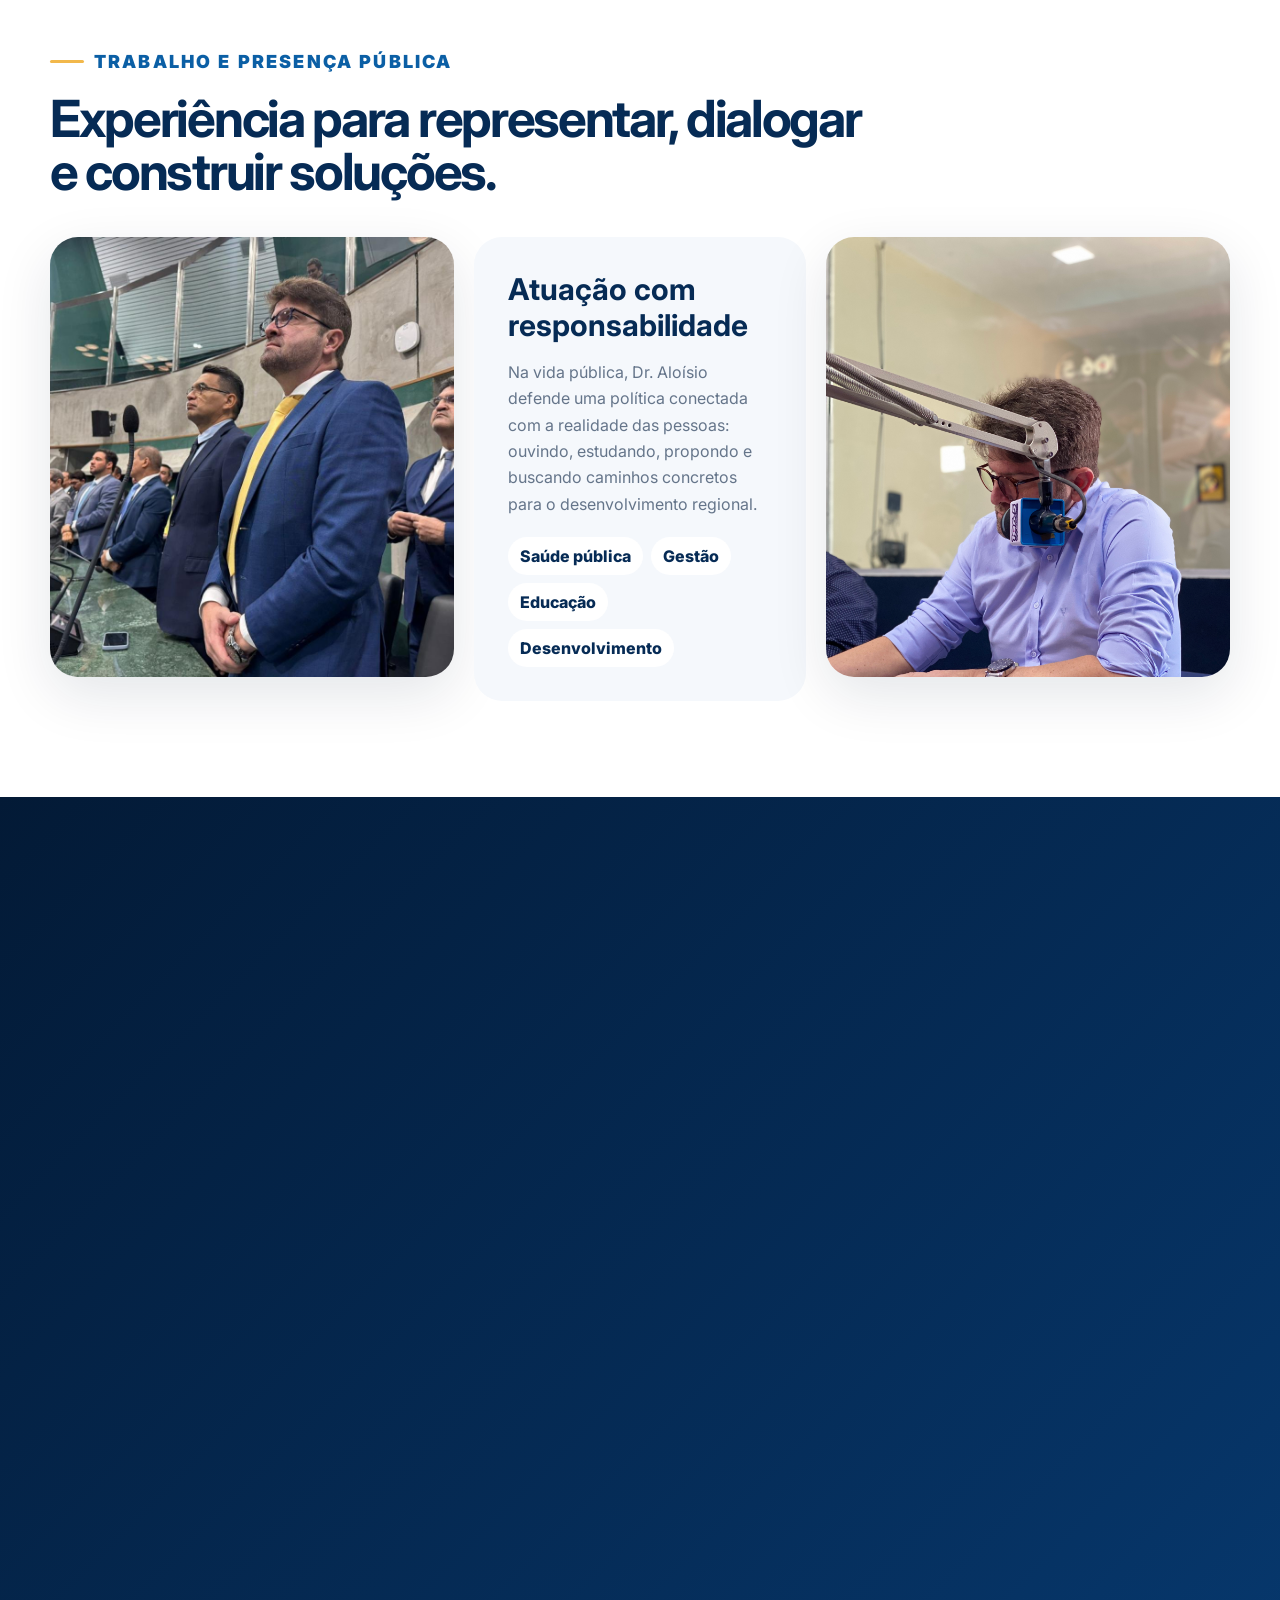
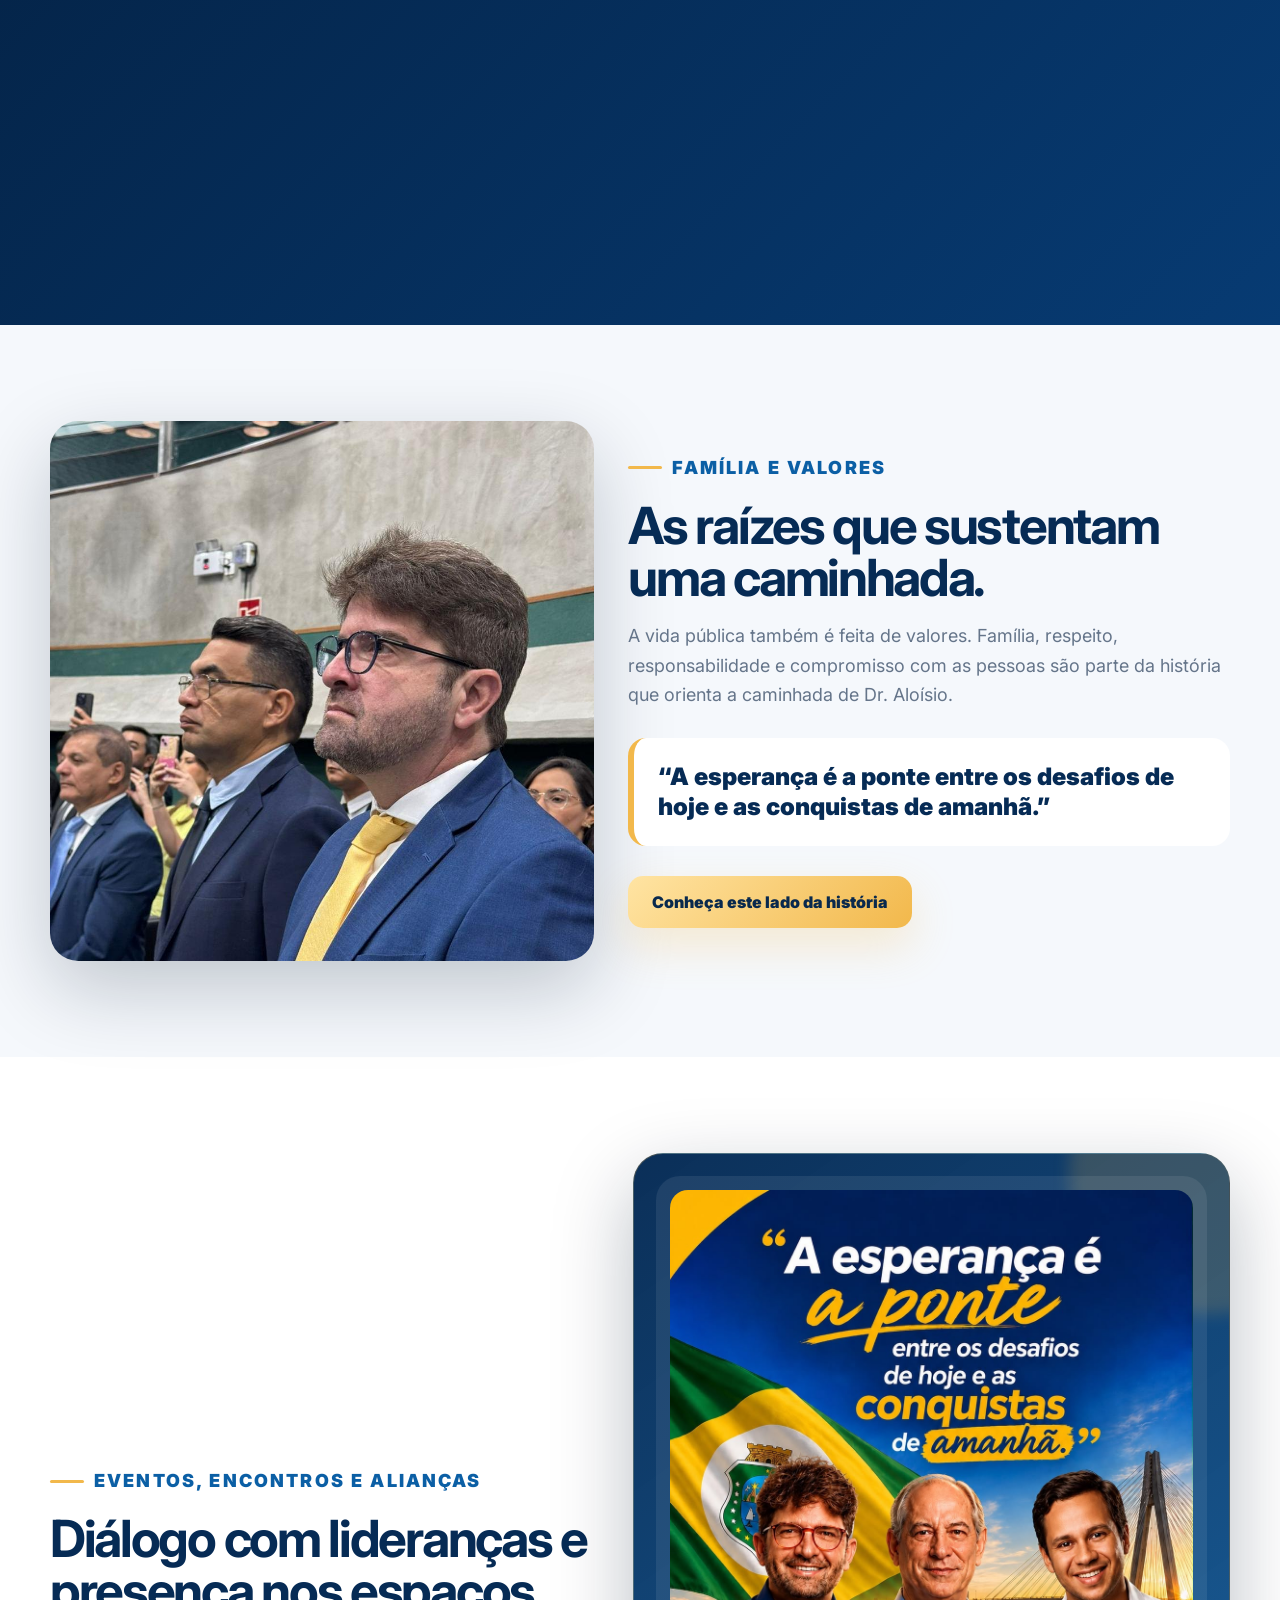
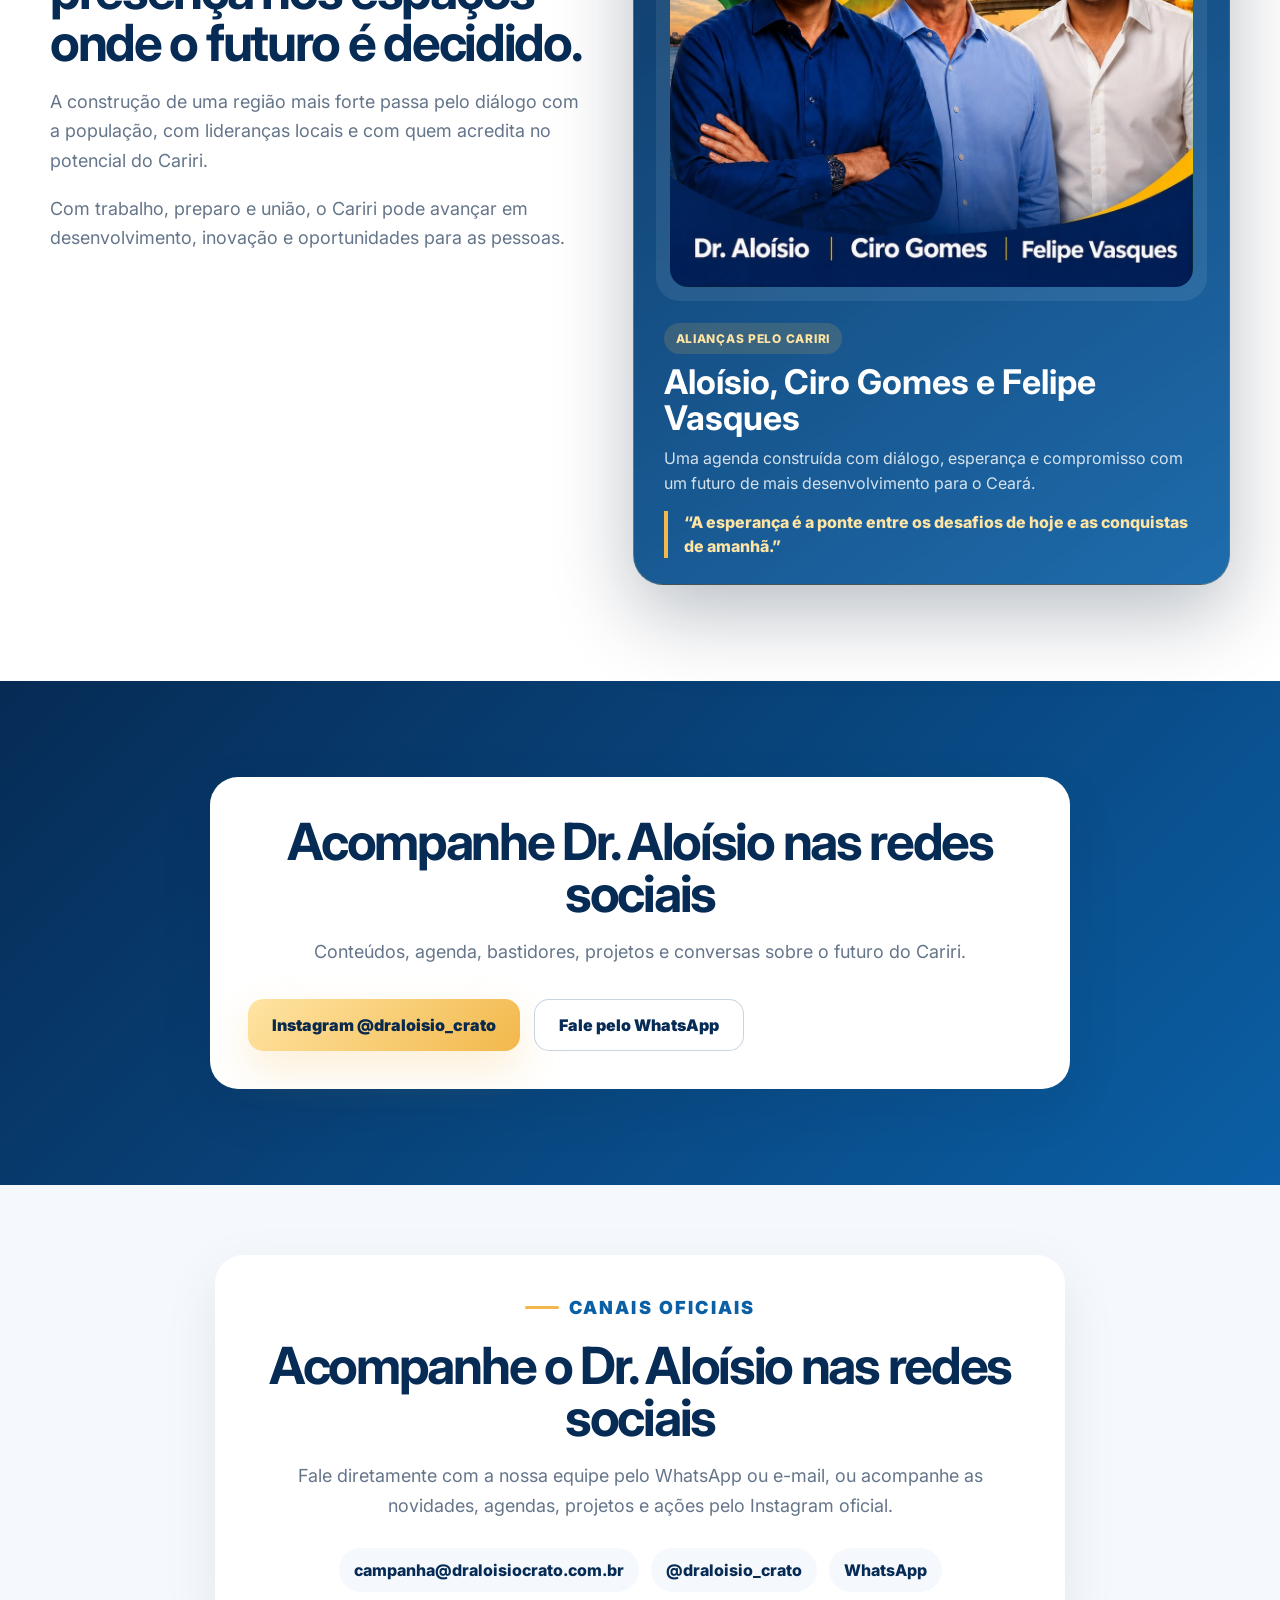
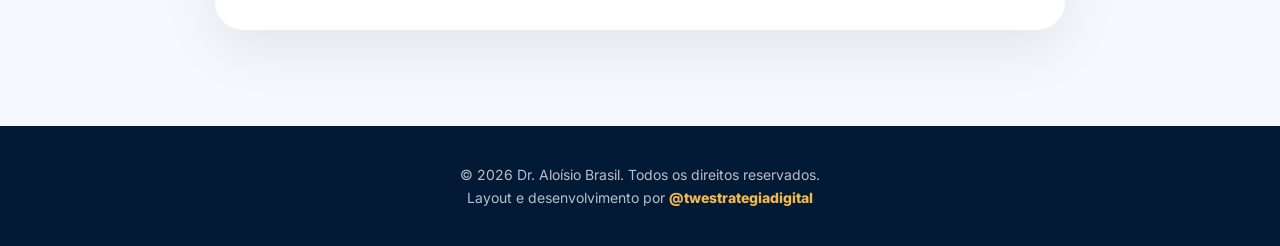
<file: construcao/index.html>
<!DOCTYPE html>
<html lang="pt-BR">
<head>
  <meta charset="UTF-8" />
  <meta name="viewport" content="width=device-width, initial-scale=1.0" />
  <base href="/construcao/">
  <title>Dr. Aloísio Brasil | O Cariri que nós queremos</title>
  <meta name="description" content="Site oficial do Dr. Aloísio Brasil. Médico, professor, gestor e liderança pública do Cariri." />
  <meta name="theme-color" content="#062B55" />
  <meta property="og:title" content="Dr. Aloísio Brasil | O Cariri que nós queremos" />
  <meta property="og:description" content="Site oficial do Dr. Aloísio Brasil. Médico, professor, gestor e liderança pública do Cariri." />
  <meta property="og:type" content="website" />
  <meta property="og:url" content="https://www.draloisiocrato.com.br/construcao/" />
  <meta property="og:image" content="https://www.draloisiocrato.com.br/construcao/assets/hero-candidatura.jpg" />
  <link rel="icon" href="assets/favicon.svg" type="image/svg+xml" />
  <link rel="preconnect" href="https://fonts.googleapis.com">
  <link rel="preconnect" href="https://fonts.gstatic.com" crossorigin>
  <link href="https://fonts.googleapis.com/css2?family=Inter:wght@400;500;600;700;800;900&display=swap" rel="stylesheet">
  <link rel="stylesheet" href="style.css" />


  <style>
    /* Ajuste especial para o card de alianças - imagem ciro2 sem cortes */
    .support {
      gap: 42px;
      align-items: center;
    }

    .support-card {
      background: linear-gradient(145deg, rgba(6, 43, 85, 0.98), rgba(11, 95, 165, 0.92));
      border: 1px solid rgba(242, 184, 75, 0.25);
      border-radius: 30px;
      padding: 22px;
      box-shadow: 0 28px 80px rgba(2, 21, 43, 0.28);
      overflow: hidden;
      position: relative;
    }

    .support-card::before {
      content: "";
      position: absolute;
      inset: -120px -120px auto auto;
      width: 280px;
      height: 280px;
      border-radius: 999px;
      background: rgba(242, 184, 75, 0.18);
      filter: blur(8px);
      pointer-events: none;
    }

    .support-card-image {
      background: rgba(255, 255, 255, 0.08);
      border-radius: 24px;
      padding: 14px;
      display: flex;
      align-items: center;
      justify-content: center;
      overflow: hidden;
      position: relative;
      z-index: 1;
    }

    .support-card-image img {
      width: 100%;
      max-width: 560px;
      height: auto;
      display: block;
      object-fit: contain;
      object-position: center;
      border-radius: 18px;
    }

    .support-card-content {
      position: relative;
      z-index: 1;
      padding: 22px 8px 4px;
      color: #ffffff;
    }

    .support-card-content span {
      display: inline-flex;
      margin-bottom: 10px;
      padding: 8px 12px;
      border-radius: 999px;
      background: rgba(242, 184, 75, 0.16);
      color: #FFE4A3;
      font-size: 12px;
      font-weight: 800;
      text-transform: uppercase;
      letter-spacing: 0.06em;
    }

    .support-card-content h3 {
      margin: 0 0 10px;
      font-size: clamp(24px, 3vw, 34px);
      line-height: 1.05;
    }

    .support-card-content p {
      margin: 0 0 16px;
      color: rgba(255, 255, 255, 0.82);
      line-height: 1.55;
    }

    .support-card-content blockquote {
      margin: 0;
      padding-left: 16px;
      border-left: 4px solid #F2B84B;
      color: #FFE4A3;
      font-weight: 800;
      line-height: 1.45;
    }

    @media (max-width: 720px) {
      .support-card {
        padding: 14px;
        border-radius: 24px;
      }

      .support-card-image {
        padding: 8px;
      }

      .support-card-content {
        padding: 18px 4px 4px;
      }
    }
  </style>


  <style>
    /* Nova primeira dobra — candidatura oficial */
    .campaign-launch {
      position: relative;
      min-height: 760px;
      display: grid;
      grid-template-columns: minmax(0, 1.02fr) minmax(380px, 0.78fr);
      align-items: center;
      gap: clamp(36px, 6vw, 88px);
      padding: 150px max(6vw, 28px) 80px;
      overflow: hidden;
      background:
        radial-gradient(circle at 78% 24%, rgba(242, 184, 75, 0.22), transparent 32%),
        radial-gradient(circle at 12% 76%, rgba(27, 106, 174, 0.35), transparent 34%),
        linear-gradient(135deg, #031d3c 0%, #062b55 54%, #0b4f8a 100%);
      color: #ffffff;
    }

    .campaign-launch::before {
      content: "";
      position: absolute;
      inset: 0;
      background:
        linear-gradient(120deg, transparent 0 58%, rgba(255,255,255,0.055) 58% 59%, transparent 59%),
        repeating-linear-gradient(90deg, rgba(255,255,255,0.025) 0 1px, transparent 1px 82px);
      pointer-events: none;
    }

    .campaign-launch::after {
      content: "";
      position: absolute;
      left: -6%;
      right: -6%;
      bottom: -92px;
      height: 170px;
      background: #ffffff;
      border-radius: 50% 50% 0 0 / 100% 100% 0 0;
      pointer-events: none;
    }

    .campaign-launch-copy,
    .campaign-launch-visual {
      position: relative;
      z-index: 2;
    }

    .candidate-badge {
      display: inline-flex;
      align-items: center;
      gap: 10px;
      padding: 10px 16px;
      margin-bottom: 24px;
      border: 1px solid rgba(242, 184, 75, 0.52);
      border-radius: 999px;
      background: rgba(242, 184, 75, 0.12);
      color: #ffe29a;
      font-size: 13px;
      font-weight: 900;
      letter-spacing: 0.08em;
      text-transform: uppercase;
    }

    .candidate-badge::before {
      content: "";
      width: 9px;
      height: 9px;
      border-radius: 999px;
      background: #f2b84b;
      box-shadow: 0 0 0 7px rgba(242, 184, 75, 0.14);
    }

    .campaign-launch h1 {
      max-width: 760px;
      margin: 0 0 18px;
      font-size: clamp(50px, 6.8vw, 96px);
      line-height: 0.94;
      letter-spacing: -0.055em;
      color: #ffffff;
    }

    .campaign-launch h1 span {
      display: block;
      color: #f2b84b;
    }

    .campaign-slogan {
      max-width: 680px;
      margin: 0 0 25px;
      color: #ffffff;
      font-size: clamp(23px, 2.5vw, 36px);
      line-height: 1.14;
      font-weight: 800;
    }

    .campaign-text {
      max-width: 710px;
      margin: 0 0 32px;
      color: rgba(255,255,255,0.82);
      font-size: 18px;
      line-height: 1.75;
    }

    .campaign-actions {
      display: flex;
      flex-wrap: wrap;
      gap: 14px;
    }

    .campaign-actions .btn-secondary {
      color: #ffffff;
      border-color: rgba(255,255,255,0.32);
      background: rgba(255,255,255,0.08);
    }

    .campaign-actions .btn-secondary:hover {
      background: rgba(255,255,255,0.16);
    }

    .campaign-launch-visual {
      display: flex;
      justify-content: center;
      align-items: center;
    }

    .campaign-poster-frame {
      width: min(100%, 560px);
      padding: 12px;
      border-radius: 34px;
      background: linear-gradient(145deg, rgba(255,255,255,0.20), rgba(242,184,75,0.22));
      border: 1px solid rgba(255,255,255,0.22);
      box-shadow: 0 35px 95px rgba(0,0,0,0.34);
      transform: rotate(1.2deg);
    }

    .campaign-poster-frame img {
      width: 100%;
      height: auto;
      display: block;
      border-radius: 25px;
      object-fit: contain;
      object-position: center;
    }

    .campaign-seal {
      position: absolute;
      right: -55px;
      bottom: 40px;
      width: 245px;
      max-width: 245px;
      padding: 18px 20px;
      border-radius: 18px;
      background: #ffffff;
      color: #062b55;
      box-shadow: 0 20px 45px rgba(0,0,0,0.28);
      font-size: 14px;
      font-weight: 800;
      line-height: 1.35;
      z-index: 15;
      transform: rotate(-4deg);
      transition: transform 0.35s ease, box-shadow 0.35s ease;
    }

    .campaign-seal:hover {
      transform: rotate(0deg) translateY(-6px);
      box-shadow: 0 26px 58px rgba(0,0,0,0.32);
    }

    .campaign-seal strong {
      display: block;
      margin-top: 4px;
      color: #d99b19;
      font-size: 17px;
    }

    @media (max-width: 980px) {
      .campaign-launch {
        grid-template-columns: 1fr;
        padding-top: 132px;
        text-align: center;
      }

      .campaign-launch-copy {
        display: flex;
        flex-direction: column;
        align-items: center;
      }

      .campaign-actions {
        justify-content: center;
      }

      .campaign-launch-visual {
        margin-top: 6px;
      }
    }

    @media (max-width: 620px) {
      .campaign-launch {
        min-height: auto;
        padding: 116px 20px 105px;
      }

      .campaign-launch h1 {
        font-size: clamp(45px, 15vw, 66px);
      }

      .campaign-text {
        font-size: 16px;
        line-height: 1.65;
      }

      .campaign-poster-frame {
        padding: 8px;
        border-radius: 25px;
        transform: none;
      }

      .campaign-poster-frame img {
        border-radius: 19px;
      }

      .campaign-seal {
        position: relative;
        right: auto;
        bottom: auto;
        width: 100%;
        max-width: none;
        margin-top: 20px;
        text-align: left;
        transform: none;
      }

      .campaign-seal:hover {
        transform: translateY(-4px);
      }
    }
  </style>

</head>
<body>
  <header class="site-header" id="topo">
    <a href="/construcao/#inicio" class="brand" aria-label="Dr. Aloísio Brasil">
      <span class="brand-mark">AB</span>
      <span class="brand-text">Dr. Aloísio <strong>Brasil</strong></span>
    </a>
    <button class="menu-toggle" aria-label="Abrir menu" aria-expanded="false">☰</button>
    <nav class="nav-menu" aria-label="Menu principal">
      <a href="/construcao/#quem-sou">Quem Sou</a>
      <a href="projetos/">Projetos</a>
      <a href="/construcao/#trabalho">Trabalho</a>
      <a href="depoimentos/">O que dizem</a>
      <a href="gente/">Gente da Gente</a>
      <a href="familia/">Família</a>
      <a href="/construcao/#eventos">Eventos</a>
      <a href="/construcao/#redes">Redes Sociais</a>
      <a class="nav-cta" href="https://wa.me/558838420044" target="_blank" rel="noopener">WhatsApp</a>
    </nav>
  </header>
  <main>

    <section class="campaign-launch" id="inicio">
      <div class="campaign-launch-copy reveal">
        <span class="candidate-badge">Candidato a Deputado Federal</span>

        <h1>Dr. Aloísio <span>Brasil</span></h1>

        <p class="campaign-slogan">Do Cariri para todo o Ceará.</p>

        <p class="campaign-text">
          Carrego comigo o orgulho de ser cearense e a força de um povo que nunca desiste.
          É com coragem, compromisso e vontade de fazer mais que sigo nessa caminhada como
          candidato a Deputado Federal. Quero ser uma voz firme pelo Cariri e por todo o Ceará,
          defendendo quem trabalha, quem sonha e quem acredita que podemos construir um futuro melhor.
        </p>

        <div class="campaign-actions">
          <a class="btn btn-primary" href="#quem-sou">Conheça minha trajetória</a>
          <a class="btn btn-secondary" href="projetos/">Conheça nossos projetos</a>
        </div>
      </div>

      <div class="campaign-launch-visual reveal">
        <div class="campaign-poster-frame">
          <img
            src="assets/hero-candidatura.jpg?v=20260727"
            alt="Dr. Aloísio Brasil, candidato a Deputado Federal"
          />
        </div>

        <div class="campaign-seal">
          Coragem, compromisso e vontade de fazer mais.
          <strong>Do Cariri para todo o Ceará.</strong>
        </div>
      </div>
    </section>

    <section class="hero" id="visao">
      <div class="hero-bg" aria-hidden="true"></div>
      <div class="hero-content reveal">
        <p class="eyebrow">O Cariri que nós queremos</p>
        <h1>O futuro do Cariri começa com trabalho, inovação e compromisso com as pessoas.</h1>
        <p class="hero-subtitle">Dr. Aloísio Brasil une experiência na saúde, na educação, na gestão pública e na vida real de quem conhece de perto os desafios do nosso povo.</p>
        <div class="hero-actions">
          <a class="btn btn-primary" href="#quem-sou">Conheça a trajetória</a>
          <a class="btn btn-secondary" href="depoimentos/">O que dizem sobre Aloísio</a>
        </div>
        <div class="hero-stats" aria-label="Pilares de atuação">
          <div><strong>Saúde</strong><span>experiência e cuidado</span></div>
          <div><strong>Educação</strong><span>formação e futuro</span></div>
          <div><strong>Inovação</strong><span>emprego e desenvolvimento</span></div>
        </div>
      </div>
      <div class="hero-photo reveal">
        <img src="assets/hero.jpg" alt="Dr. Aloísio Brasil" />
        <div class="photo-seal">Médico, professor, gestor e homem público</div>
      </div>
    </section>

    <section class="section about" id="quem-sou">
      <div class="section-heading reveal">
        <p class="eyebrow dark">Quem é Aloísio</p>
        <h2>Uma trajetória construída com estudo, trabalho e serviço ao Cariri.</h2>
        <p>Filho do Cariri, médico, professor, gestor e liderança pública. Dr. Aloísio Brasil carrega uma história marcada pela dedicação à saúde, pela formação de profissionais, pela gestão e pelo contato direto com a população.</p>
      </div>
      <div class="about-grid">
        <article class="about-card reveal"><span>01</span><h3>Médico</h3><p>Atuação consolidada na saúde pública e privada, com olhar técnico e humano para os desafios reais da população.</p></article>
        <article class="about-card reveal"><span>02</span><h3>Professor</h3><p>Experiência acadêmica na formação de novos profissionais e contribuição para o fortalecimento da medicina no Cariri.</p></article>
        <article class="about-card reveal"><span>03</span><h3>Gestor</h3><p>Vivência em administração em saúde, auditoria, planejamento e melhoria dos serviços públicos.</p></article>
        <article class="about-card reveal"><span>04</span><h3>Homem público</h3><p>Uma caminhada política pautada por presença, diálogo e compromisso com a região.</p></article>
      </div>
    </section>

    <section class="section testimonial-strip" id="depoimentos-preview">
      <div class="testimonial-preview">
        <div class="testimonial-photo reveal"><img src="assets/portrait-polo.jpg" alt="Dr. Aloísio Brasil" /></div>
        <div class="quote-stack reveal">
          <p class="eyebrow dark">O que dizem sobre Aloísio</p>
          <h2>Confiança construída na vida real.</h2>
          <div class="quote-card"><p>“Aloísio é uma pessoa do bem: carinhoso, humanitário, muito estudioso, determinado, perseverante e brincalhão.”</p><strong>Mãe</strong></div>
          <div class="quote-card"><p>“Foi o único que pegou na minha mão quando todos soltaram.”</p><strong>Solange Monteiro</strong></div>
          <a class="btn btn-primary" href="depoimentos/">Ver depoimentos</a>
        </div>
      </div>
    </section>

    <section class="section vision" id="campanha">
      <div class="vision-card reveal"><h2>O Cariri que queremos se constrói com coragem, preparo e presença.</h2><p>Desenvolver o Cariri é aproximar tecnologia, saúde, educação, emprego e oportunidades. É olhar para cada cidade, cada bairro e cada família com responsabilidade e vontade de realizar.</p></div>
      <div class="pillars reveal"><div><strong>Saúde que funciona</strong><span>serviço público mais eficiente e próximo.</span></div><div><strong>Educação que prepara</strong><span>formação para o presente e para o futuro.</span></div><div><strong>Desenvolvimento</strong><span>emprego, renda e novas oportunidades.</span></div><div><strong>Tecnologia</strong><span>inovação a serviço da população.</span></div></div>
    </section>

    <section class="section project" id="projetos">
      <div class="project-copy reveal"><p class="eyebrow dark">Projeto em destaque</p><h2>Parque Tecnológico do Cariri</h2><p>Uma política pública estratégica para reunir universidades, empresas, startups, centros de pesquisa, governo e investidores com o objetivo de transformar conhecimento em riqueza, gerar empregos qualificados e criar soluções para problemas reais da população.</p><ul class="check-list"><li>Estimular inovação e empreendedorismo.</li><li>Aproximar universidade, setor produtivo e governo.</li><li>Atrair investimentos e empresas inovadoras.</li><li>Gerar empregos qualificados para a região.</li><li>Modernizar a gestão pública com tecnologia.</li></ul><div class="back-line"><a class="btn btn-primary" href="projetos/">Conheça os projetos</a></div></div>
      <div class="project-panel reveal"><h3>Áreas de atuação</h3><div class="tags"><span>Saúde digital</span><span>Inteligência artificial</span><span>Biotecnologia</span><span>Energias renováveis</span><span>Cidades inteligentes</span><span>GovTech</span><span>Educação tecnológica</span><span>Agronegócio inovador</span><span>Indústria 4.0</span></div><a class="inline-link" href="https://www.instagram.com/reel/DZIby20hRgo/" target="_blank" rel="noopener">Ver conteúdo sobre o projeto</a></div>
    </section>

    <section class="section work" id="trabalho"><div class="section-heading reveal"><p class="eyebrow dark">Trabalho e presença pública</p><h2>Experiência para representar, dialogar e construir soluções.</h2></div><div class="work-grid"><img class="reveal" src="assets/assembleia-wide.jpg" alt="Dr. Aloísio em ambiente parlamentar" /><div class="work-text reveal"><h3>Atuação com responsabilidade</h3><p>Na vida pública, Dr. Aloísio defende uma política conectada com a realidade das pessoas: ouvindo, estudando, propondo e buscando caminhos concretos para o desenvolvimento regional.</p><div class="mini-cards"><span>Saúde pública</span><span>Gestão</span><span>Educação</span><span>Desenvolvimento</span></div></div><img class="reveal" src="assets/radio-aluisio.jpg?v=20260709" alt="Dr. Aloísio em entrevista na rádio" /></div></section>

    <section class="section people" id="gente"><div class="section-heading light reveal"><p class="eyebrow">Gente da Gente</p><h2>Política começa ouvindo as pessoas.</h2><p>Nenhuma transformação nasce distante da realidade. Ela começa nas ruas, nas casas, nas conversas e no respeito por quem vive o Cariri todos os dias.</p><div class="back-line"><a class="btn btn-primary" href="gente/">Ver mais registros</a></div></div><div class="gallery people-gallery"><img class="reveal tall" src="assets/gente-crianca.jpg" alt="Dr. Aloísio com criança em visita comunitária" /><img class="reveal" src="assets/gente-grupo2.jpg" style="object-position:center center;" alt="Dr. Aloísio com moradores" /><img class="reveal" src="assets/gente-dupla.jpg" alt="Dr. Aloísio com moradora" /><img class="reveal wide" src="assets/gente-selfie2.jpg" style="object-position:center center;" alt="Dr. Aloísio em encontro com populares" /></div></section>

    <section class="section family" id="familia"><div class="family-image reveal"><img src="assets/familia.jpg" alt="Dr. Aloísio em momento familiar" /></div><div class="family-copy reveal"><p class="eyebrow dark">Família e valores</p><h2>As raízes que sustentam uma caminhada.</h2><p>A vida pública também é feita de valores. Família, respeito, responsabilidade e compromisso com as pessoas são parte da história que orienta a caminhada de Dr. Aloísio.</p><blockquote>“A esperança é a ponte entre os desafios de hoje e as conquistas de amanhã.”</blockquote><div class="back-line"><a class="btn btn-primary" href="familia/">Conheça este lado da história</a></div></div></section>

    <section class="section support" id="eventos">
      <div class="support-copy reveal">
        <p class="eyebrow dark">Eventos, encontros e alianças</p>
        <h2>Diálogo com lideranças e presença nos espaços onde o futuro é decidido.</h2>
        <p>A construção de uma região mais forte passa pelo diálogo com a população, com lideranças locais e com quem acredita no potencial do Cariri.</p>
        <p>Com trabalho, preparo e união, o Cariri pode avançar em desenvolvimento, inovação e oportunidades para as pessoas.</p>
      </div>

      <div class="support-card reveal">
        <div class="support-card-image">
          <img src="assets/ciro2.jpg" alt="Dr. Aloísio, Ciro Gomes e Felipe Vasques">
        </div>
        <div class="support-card-content">
          <span>Alianças pelo Cariri</span>
          <h3>Aloísio, Ciro Gomes e Felipe Vasques</h3>
          <p>Uma agenda construída com diálogo, esperança e compromisso com um futuro de mais desenvolvimento para o Ceará.</p>
          <blockquote>“A esperança é a ponte entre os desafios de hoje e as conquistas de amanhã.”</blockquote>
        </div>
      </div>
    </section>

    <section class="section social" id="redes"><div class="social-card reveal"><h2>Acompanhe Dr. Aloísio nas redes sociais</h2><p>Conteúdos, agenda, bastidores, projetos e conversas sobre o futuro do Cariri.</p><div class="social-actions"><a class="btn btn-primary" href="https://www.instagram.com/draloisio_crato" target="_blank" rel="noopener">Instagram @draloisio_crato</a><a class="btn btn-secondary dark-btn" href="https://wa.me/558838420044" target="_blank" rel="noopener">Fale pelo WhatsApp</a></div></div></section>

    <section class="section contact-section" id="contato"><div class="contact-box reveal"><p class="eyebrow dark">Canais oficiais</p><h2>Acompanhe o Dr. Aloísio nas redes sociais</h2><p>Fale diretamente com a nossa equipe pelo WhatsApp ou e-mail, ou acompanhe as novidades, agendas, projetos e ações pelo Instagram oficial.</p><div class="contact-links"><a href="mailto:campanha@draloisiocrato.com.br">campanha@draloisiocrato.com.br</a><a href="https://www.instagram.com/draloisio_crato" target="_blank" rel="noopener">@draloisio_crato</a><a href="https://wa.me/558838420044" target="_blank" rel="noopener">WhatsApp</a></div></div></section>
  </main>
  <footer>
    <p>© 2026 Dr. Aloísio Brasil. Todos os direitos reservados.</p>
    <p class="credits">Layout e desenvolvimento por <a href="https://www.instagram.com/twestrategiadigital" target="_blank" rel="noopener noreferrer">@twestrategiadigital</a></p>
  </footer>
  <a class="whatsapp-float" href="https://wa.me/558838420044" target="_blank" rel="noopener" aria-label="WhatsApp">WhatsApp</a>
  <script src="script.js"></script>
</body>
</html>
</file>
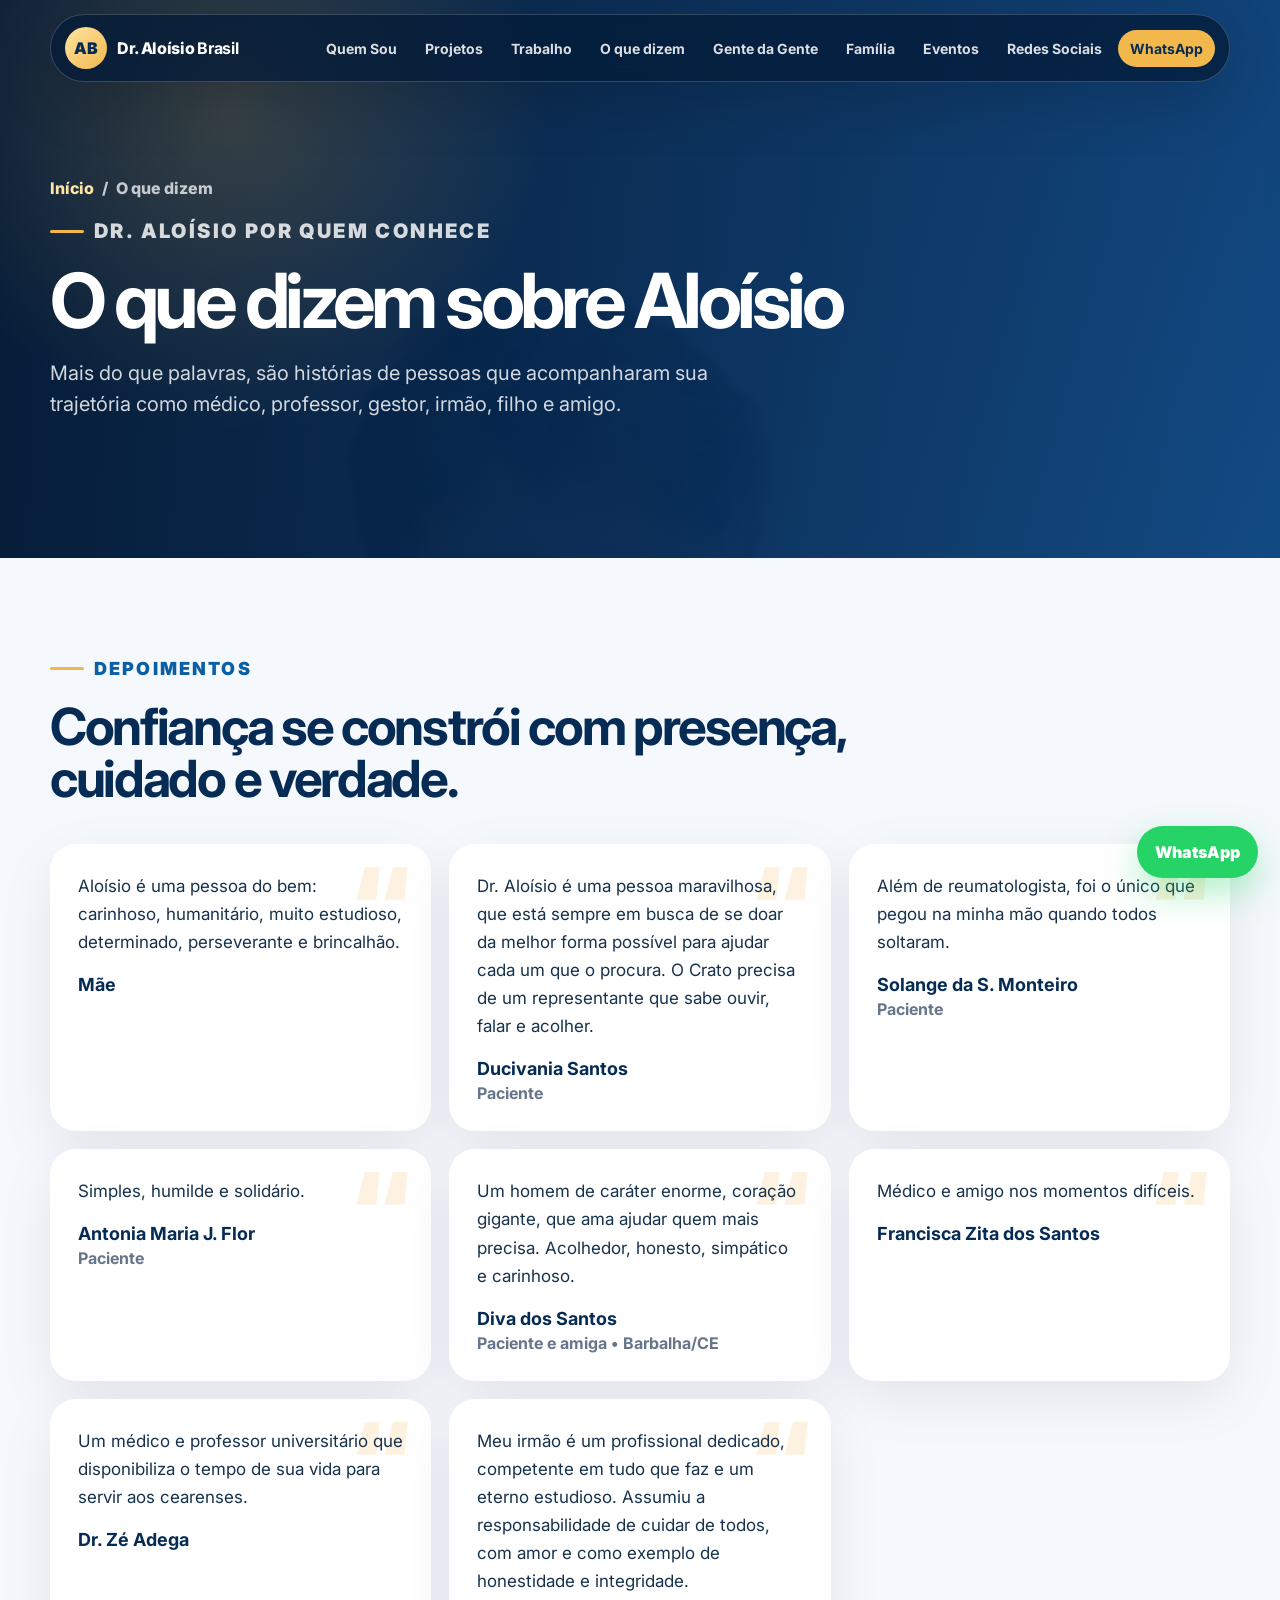
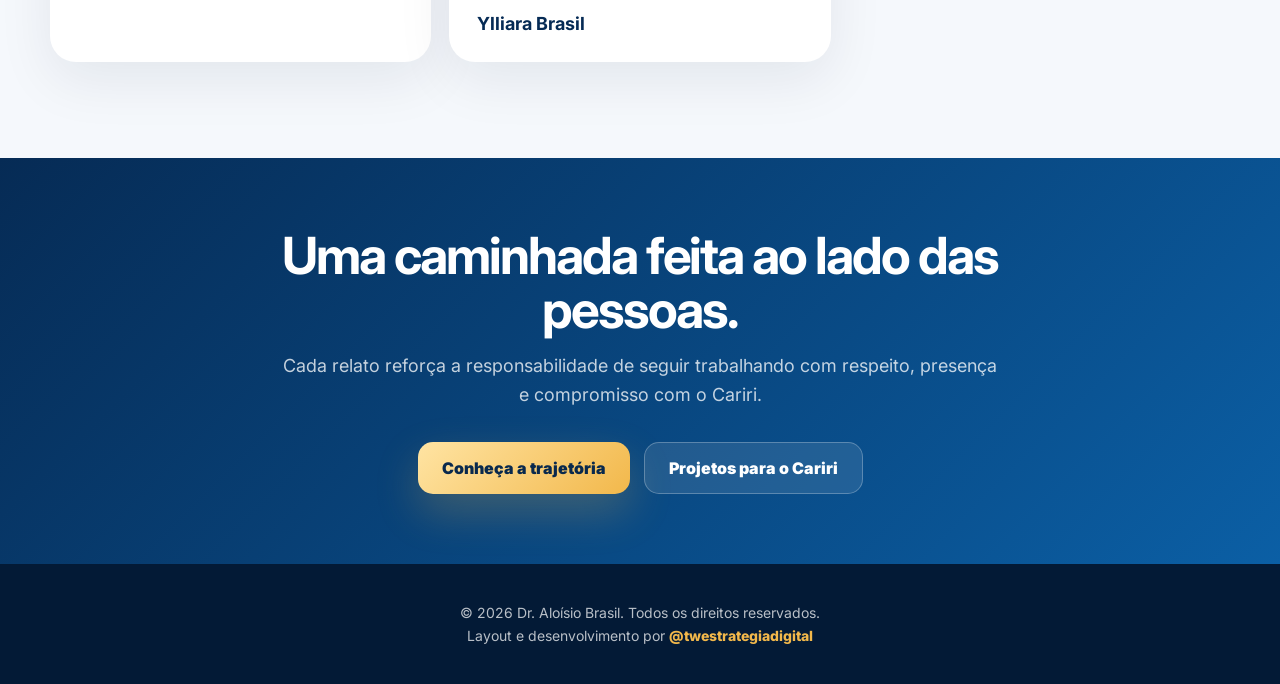
<file: construcao/depoimentos/index.html>
<!DOCTYPE html>
<html lang="pt-BR">
<head>
  <meta charset="UTF-8" />
  <meta name="viewport" content="width=device-width, initial-scale=1.0" />
  <base href="/construcao/">
  <title>O que dizem sobre Aloísio | Dr. Aloísio Brasil</title>
  <meta name="description" content="Depoimentos de familiares, pacientes, amigos e pessoas que acompanharam a trajetória do Dr. Aloísio Brasil." />
  <meta name="theme-color" content="#062B55" />
  <meta property="og:title" content="O que dizem sobre Aloísio | Dr. Aloísio Brasil" />
  <meta property="og:description" content="Depoimentos de familiares, pacientes, amigos e pessoas que acompanharam a trajetória do Dr. Aloísio Brasil." />
  <meta property="og:type" content="website" />
  <meta property="og:url" content="https://www.draloisiocrato.com.br/construcao/depoimentos/" />
  <meta property="og:image" content="https://www.draloisiocrato.com.br/construcao/assets/portrait-polo.jpg" />
  <link rel="icon" href="assets/favicon.svg" type="image/svg+xml" />
  <link rel="preconnect" href="https://fonts.googleapis.com">
  <link rel="preconnect" href="https://fonts.gstatic.com" crossorigin>
  <link href="https://fonts.googleapis.com/css2?family=Inter:wght@400;500;600;700;800;900&display=swap" rel="stylesheet">
  <link rel="stylesheet" href="style.css" />
</head>
<body><header class="site-header" id="topo">
    <a href="/construcao/#inicio" class="brand" aria-label="Dr. Aloísio Brasil">
      <span class="brand-mark">AB</span>
      <span class="brand-text">Dr. Aloísio <strong>Brasil</strong></span>
    </a>
    <button class="menu-toggle" aria-label="Abrir menu" aria-expanded="false">☰</button>
    <nav class="nav-menu" aria-label="Menu principal">
      <a href="/construcao/#quem-sou">Quem Sou</a>
      <a href="projetos/">Projetos</a>
      <a href="/construcao/#trabalho">Trabalho</a>
      <a href="depoimentos/">O que dizem</a>
      <a href="gente/">Gente da Gente</a>
      <a href="familia/">Família</a>
      <a href="/construcao/#eventos">Eventos</a>
      <a href="/construcao/#redes">Redes Sociais</a>
      <a class="nav-cta" href="https://wa.me/558839420645" target="_blank" rel="noopener">WhatsApp</a>
    </nav>
  </header><main>
<section class="page-hero" style="--hero-img:url('assets/portrait-polo.jpg')"><div class="page-hero-content reveal"><div class="breadcrumb"><a href="/construcao/">Início</a><span>/</span><span>O que dizem</span></div><p class="eyebrow">Dr. Aloísio por quem conhece</p><h1>O que dizem sobre Aloísio</h1><p>Mais do que palavras, são histórias de pessoas que acompanharam sua trajetória como médico, professor, gestor, irmão, filho e amigo.</p></div></section>
<section class="section testimonials-page"><div class="section-heading reveal"><p class="eyebrow dark">Depoimentos</p><h2>Confiança se constrói com presença, cuidado e verdade.</h2></div><div class="testimonials-grid">
<article class="testimonial-card reveal"><p>Aloísio é uma pessoa do bem: carinhoso, humanitário, muito estudioso, determinado, perseverante e brincalhão.</p><strong>Mãe</strong></article>
<article class="testimonial-card reveal"><p>Dr. Aloísio é uma pessoa maravilhosa, que está sempre em busca de se doar da melhor forma possível para ajudar cada um que o procura. O Crato precisa de um representante que sabe ouvir, falar e acolher.</p><strong>Ducivania Santos</strong><span>Paciente</span></article>
<article class="testimonial-card reveal"><p>Além de reumatologista, foi o único que pegou na minha mão quando todos soltaram.</p><strong>Solange da S. Monteiro</strong><span>Paciente</span></article>
<article class="testimonial-card reveal"><p>Simples, humilde e solidário.</p><strong>Antonia Maria J. Flor</strong><span>Paciente</span></article>
<article class="testimonial-card reveal"><p>Um homem de caráter enorme, coração gigante, que ama ajudar quem mais precisa. Acolhedor, honesto, simpático e carinhoso.</p><strong>Diva dos Santos</strong><span>Paciente e amiga • Barbalha/CE</span></article>
<article class="testimonial-card reveal"><p>Médico e amigo nos momentos difíceis.</p><strong>Francisca Zita dos Santos</strong></article>
<article class="testimonial-card reveal"><p>Um médico e professor universitário que disponibiliza o tempo de sua vida para servir aos cearenses.</p><strong>Dr. Zé Adega</strong></article>
<article class="testimonial-card reveal"><p>Meu irmão é um profissional dedicado, competente em tudo que faz e um eterno estudioso. Assumiu a responsabilidade de cuidar de todos, com amor e como exemplo de honestidade e integridade.</p><strong>Ylliara Brasil</strong></article>
</div></section><section class="cta-band"><h2>Uma caminhada feita ao lado das pessoas.</h2><p>Cada relato reforça a responsabilidade de seguir trabalhando com respeito, presença e compromisso com o Cariri.</p><div class="hero-actions" style="justify-content:center"><a class="btn btn-primary" href="/construcao/#quem-sou">Conheça a trajetória</a><a class="btn btn-secondary" href="projetos/">Projetos para o Cariri</a></div></section>
</main><footer>
    <p>© 2026 Dr. Aloísio Brasil. Todos os direitos reservados.</p>
    <p class="credits">Layout e desenvolvimento por <a href="https://www.instagram.com/twestrategiadigital" target="_blank" rel="noopener noreferrer">@twestrategiadigital</a></p>
  </footer>
  <a class="whatsapp-float" href="https://wa.me/558839420645" target="_blank" rel="noopener" aria-label="WhatsApp">WhatsApp</a>
  <script src="script.js"></script>
</body>
</html>
</file>
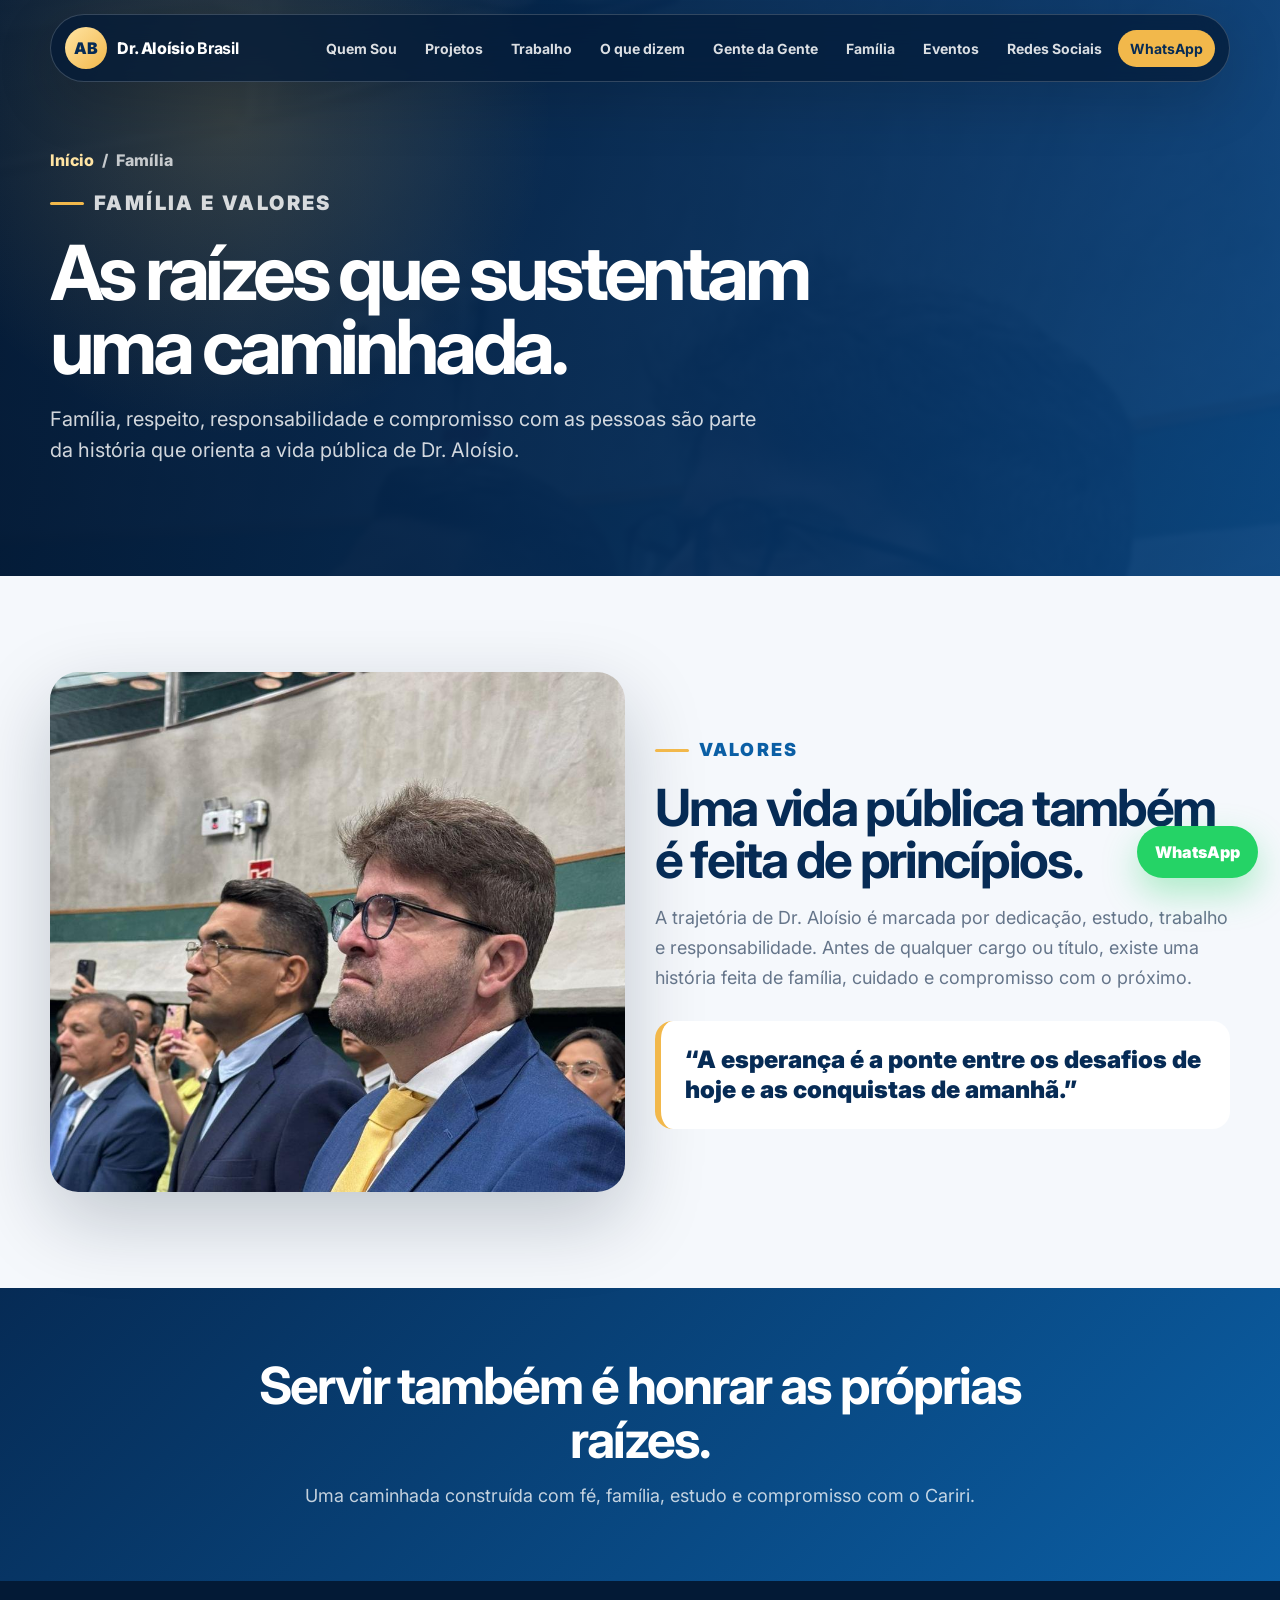
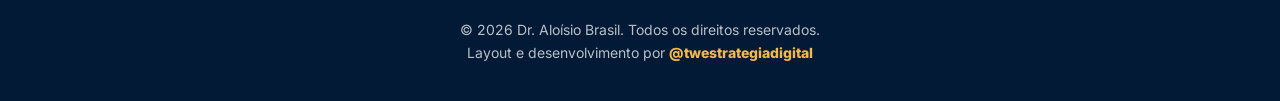
<file: construcao/familia/index.html>
<!DOCTYPE html>
<html lang="pt-BR">
<head>
  <meta charset="UTF-8" />
  <meta name="viewport" content="width=device-width, initial-scale=1.0" />
  <base href="/construcao/">
  <title>Família e Valores | Dr. Aloísio Brasil</title>
  <meta name="description" content="Conheça valores, raízes e o lado humano da trajetória do Dr. Aloísio Brasil." />
  <meta name="theme-color" content="#062B55" />
  <meta property="og:title" content="Família e Valores | Dr. Aloísio Brasil" />
  <meta property="og:description" content="Conheça valores, raízes e o lado humano da trajetória do Dr. Aloísio Brasil." />
  <meta property="og:type" content="website" />
  <meta property="og:url" content="https://www.draloisiocrato.com.br/construcao/familia/" />
  <meta property="og:image" content="https://www.draloisiocrato.com.br/construcao/assets/familia.jpg" />
  <link rel="icon" href="assets/favicon.svg" type="image/svg+xml" />
  <link rel="preconnect" href="https://fonts.googleapis.com">
  <link rel="preconnect" href="https://fonts.gstatic.com" crossorigin>
  <link href="https://fonts.googleapis.com/css2?family=Inter:wght@400;500;600;700;800;900&display=swap" rel="stylesheet">
  <link rel="stylesheet" href="style.css" />
</head>
<body><header class="site-header" id="topo">
    <a href="/construcao/#inicio" class="brand" aria-label="Dr. Aloísio Brasil">
      <span class="brand-mark">AB</span>
      <span class="brand-text">Dr. Aloísio <strong>Brasil</strong></span>
    </a>
    <button class="menu-toggle" aria-label="Abrir menu" aria-expanded="false">☰</button>
    <nav class="nav-menu" aria-label="Menu principal">
      <a href="/construcao/#quem-sou">Quem Sou</a>
      <a href="projetos/">Projetos</a>
      <a href="/construcao/#trabalho">Trabalho</a>
      <a href="depoimentos/">O que dizem</a>
      <a href="gente/">Gente da Gente</a>
      <a href="familia/">Família</a>
      <a href="/construcao/#eventos">Eventos</a>
      <a href="/construcao/#redes">Redes Sociais</a>
      <a class="nav-cta" href="https://wa.me/558839420645" target="_blank" rel="noopener">WhatsApp</a>
    </nav>
  </header><main><section class="page-hero" style="--hero-img:url('assets/familia.jpg')"><div class="page-hero-content reveal"><div class="breadcrumb"><a href="/construcao/">Início</a><span>/</span><span>Família</span></div><p class="eyebrow">Família e valores</p><h1>As raízes que sustentam uma caminhada.</h1><p>Família, respeito, responsabilidade e compromisso com as pessoas são parte da história que orienta a vida pública de Dr. Aloísio.</p></div></section><section class="section"><div class="feature-split"><img class="reveal" src="assets/familia.jpg" alt="Dr. Aloísio em momento familiar" /><div class="family-copy reveal"><p class="eyebrow dark">Valores</p><h2>Uma vida pública também é feita de princípios.</h2><p>A trajetória de Dr. Aloísio é marcada por dedicação, estudo, trabalho e responsabilidade. Antes de qualquer cargo ou título, existe uma história feita de família, cuidado e compromisso com o próximo.</p><blockquote>“A esperança é a ponte entre os desafios de hoje e as conquistas de amanhã.”</blockquote></div></div></section><section class="cta-band"><h2>Servir também é honrar as próprias raízes.</h2><p>Uma caminhada construída com fé, família, estudo e compromisso com o Cariri.</p></section></main><footer>
    <p>© 2026 Dr. Aloísio Brasil. Todos os direitos reservados.</p>
    <p class="credits">Layout e desenvolvimento por <a href="https://www.instagram.com/twestrategiadigital" target="_blank" rel="noopener noreferrer">@twestrategiadigital</a></p>
  </footer>
  <a class="whatsapp-float" href="https://wa.me/558839420645" target="_blank" rel="noopener" aria-label="WhatsApp">WhatsApp</a>
  <script src="script.js"></script>
</body>
</html>
</file>
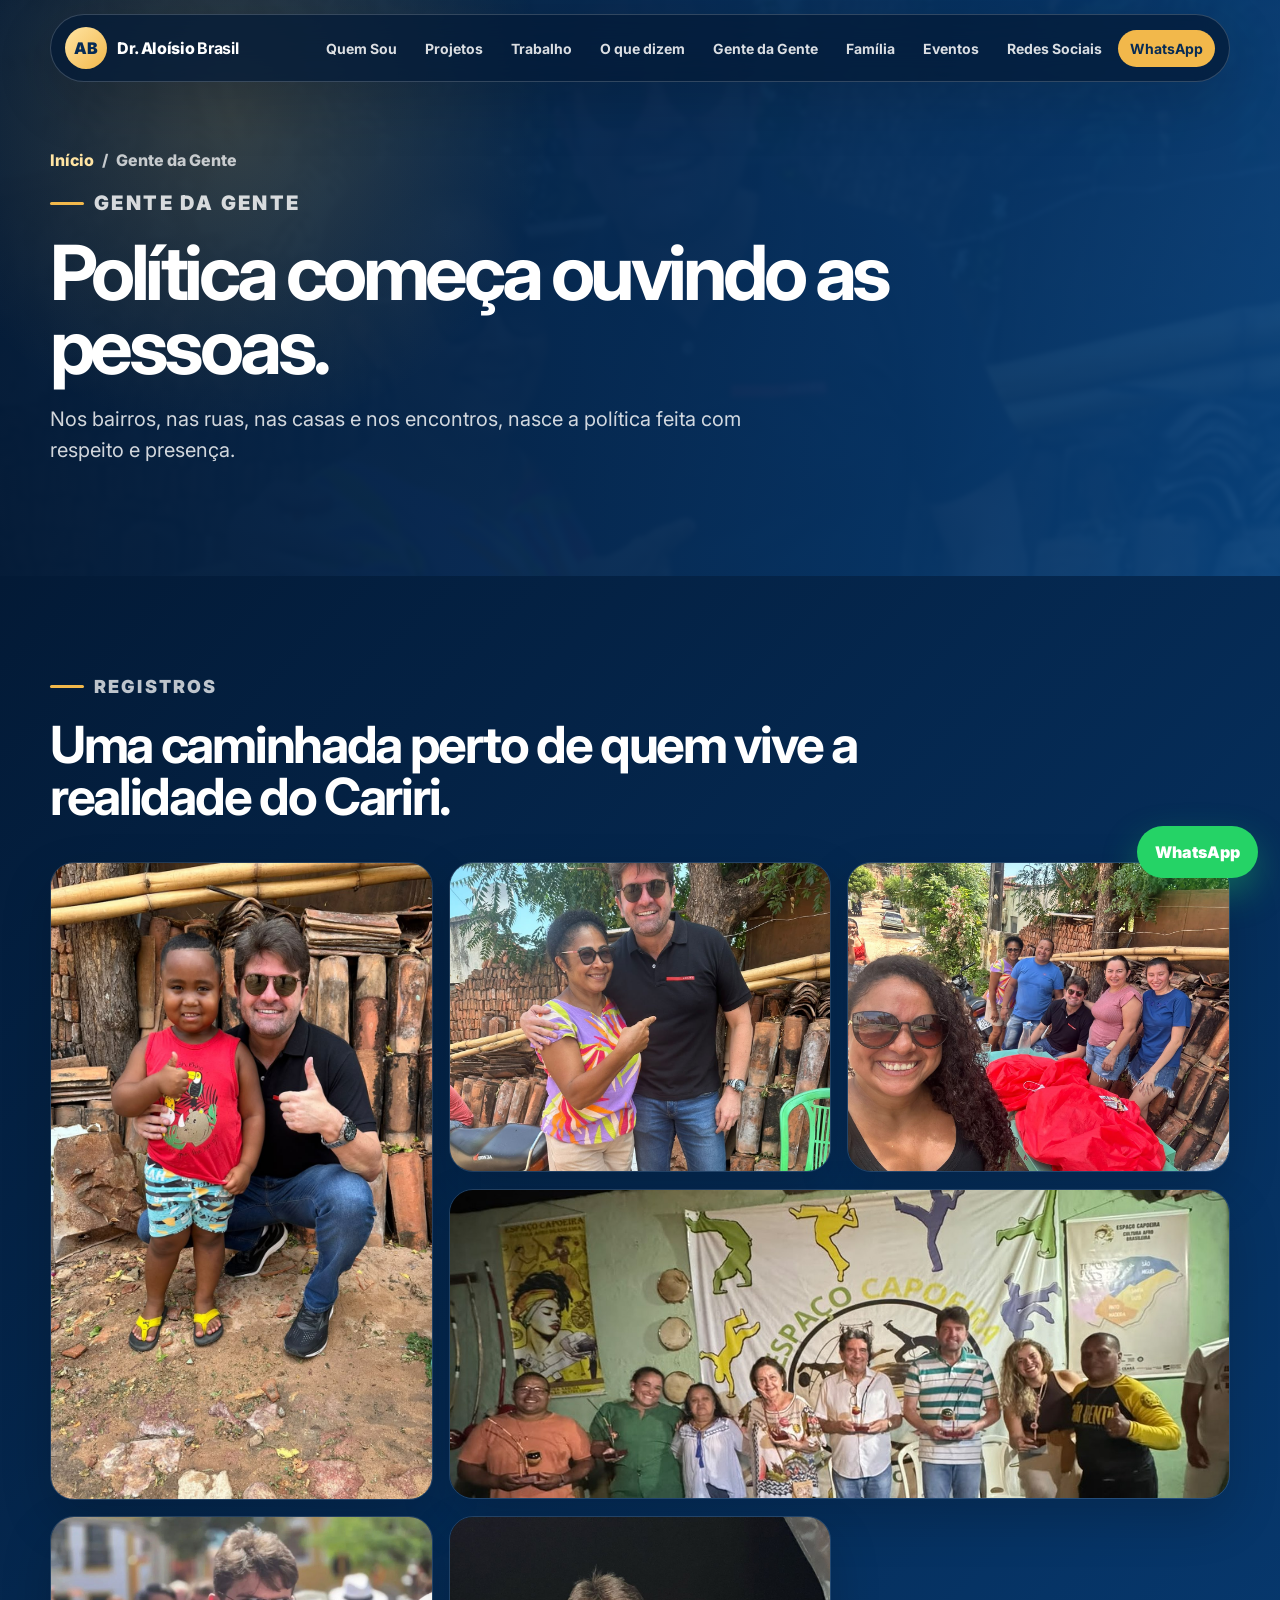
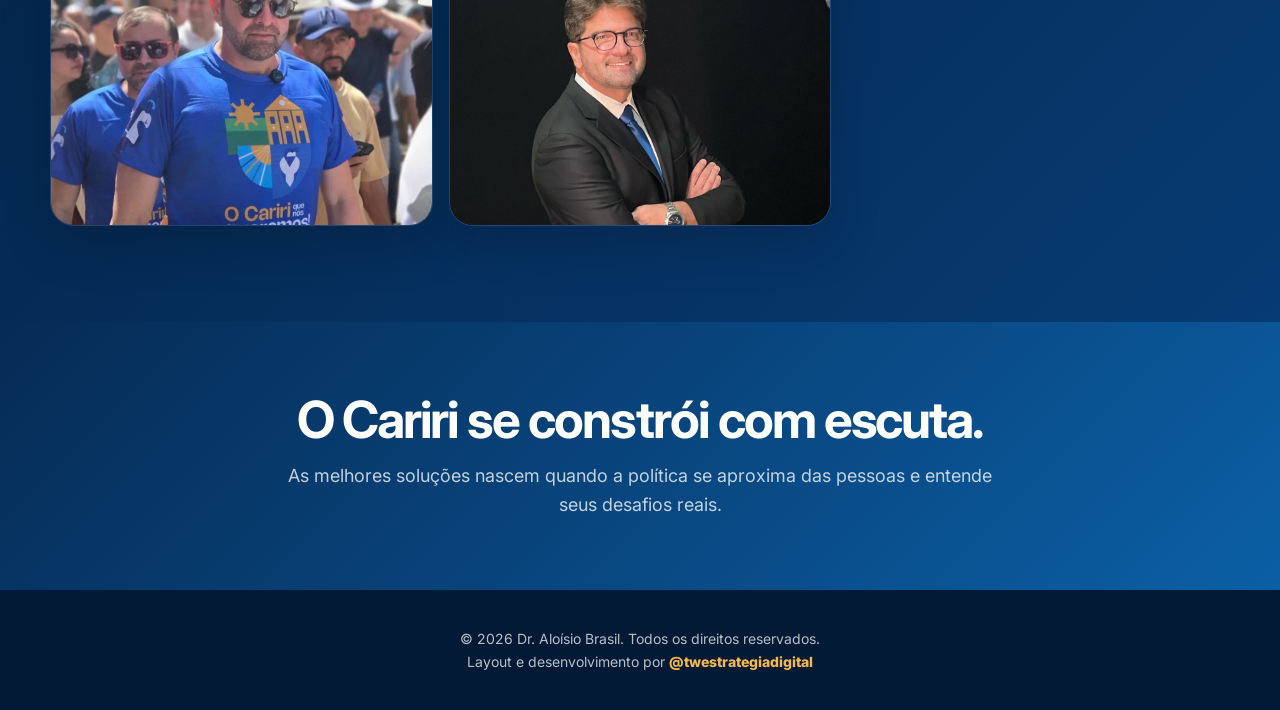
<file: construcao/gente/index.html>
<!DOCTYPE html>
<html lang="pt-BR">
<head>
  <meta charset="UTF-8" />
  <meta name="viewport" content="width=device-width, initial-scale=1.0" />
  <base href="/construcao/">
  <title>Gente da Gente | Dr. Aloísio Brasil</title>
  <meta name="description" content="Registros de encontros, conversas e momentos de proximidade com o povo do Cariri." />
  <meta name="theme-color" content="#062B55" />
  <meta property="og:title" content="Gente da Gente | Dr. Aloísio Brasil" />
  <meta property="og:description" content="Registros de encontros, conversas e momentos de proximidade com o povo do Cariri." />
  <meta property="og:type" content="website" />
  <meta property="og:url" content="https://www.draloisiocrato.com.br/construcao/gente/" />
  <meta property="og:image" content="https://www.draloisiocrato.com.br/construcao/assets/gente-grupo.jpg" />
  <link rel="icon" href="assets/favicon.svg" type="image/svg+xml" />
  <link rel="preconnect" href="https://fonts.googleapis.com">
  <link rel="preconnect" href="https://fonts.gstatic.com" crossorigin>
  <link href="https://fonts.googleapis.com/css2?family=Inter:wght@400;500;600;700;800;900&display=swap" rel="stylesheet">
  <link rel="stylesheet" href="style.css" />
</head>
<body><header class="site-header" id="topo">
    <a href="/construcao/#inicio" class="brand" aria-label="Dr. Aloísio Brasil">
      <span class="brand-mark">AB</span>
      <span class="brand-text">Dr. Aloísio <strong>Brasil</strong></span>
    </a>
    <button class="menu-toggle" aria-label="Abrir menu" aria-expanded="false">☰</button>
    <nav class="nav-menu" aria-label="Menu principal">
      <a href="/construcao/#quem-sou">Quem Sou</a>
      <a href="projetos/">Projetos</a>
      <a href="/construcao/#trabalho">Trabalho</a>
      <a href="depoimentos/">O que dizem</a>
      <a href="gente/">Gente da Gente</a>
      <a href="familia/">Família</a>
      <a href="/construcao/#eventos">Eventos</a>
      <a href="/construcao/#redes">Redes Sociais</a>
      <a class="nav-cta" href="https://wa.me/558839420645" target="_blank" rel="noopener">WhatsApp</a>
    </nav>
  </header><main><section class="page-hero" style="--hero-img:url('assets/gente-grupo.jpg')"><div class="page-hero-content reveal"><div class="breadcrumb"><a href="/construcao/">Início</a><span>/</span><span>Gente da Gente</span></div><p class="eyebrow">Gente da Gente</p><h1>Política começa ouvindo as pessoas.</h1><p>Nos bairros, nas ruas, nas casas e nos encontros, nasce a política feita com respeito e presença.</p></div></section><section class="section people" style="background:linear-gradient(135deg,var(--blue-950),var(--blue-800));"><div class="section-heading light reveal"><p class="eyebrow">Registros</p><h2>Uma caminhada perto de quem vive a realidade do Cariri.</h2></div><div class="gallery people-gallery"><img class="reveal tall" src="assets/gente-crianca.jpg" alt="Dr. Aloísio com criança" /><img class="reveal" src="assets/gente-grupo.jpg" alt="Dr. Aloísio com moradores" /><img class="reveal" src="assets/gente-dupla.jpg" alt="Dr. Aloísio com moradora" /><img class="reveal wide" src="assets/gente-selfie2.jpg" alt="Dr. Aloísio com populares" /><img class="reveal" src="assets/rua.jpg" alt="Dr. Aloísio em agenda de rua" /><img class="reveal" src="assets/portrait-formal.jpg" alt="Dr. Aloísio em agenda" /></div></section><section class="cta-band"><h2>O Cariri se constrói com escuta.</h2><p>As melhores soluções nascem quando a política se aproxima das pessoas e entende seus desafios reais.</p></section></main><footer>
    <p>© 2026 Dr. Aloísio Brasil. Todos os direitos reservados.</p>
    <p class="credits">Layout e desenvolvimento por <a href="https://www.instagram.com/twestrategiadigital" target="_blank" rel="noopener noreferrer">@twestrategiadigital</a></p>
  </footer>
  <a class="whatsapp-float" href="https://wa.me/558839420645" target="_blank" rel="noopener" aria-label="WhatsApp">WhatsApp</a>
  <script src="script.js"></script>
</body>
</html>
</file>
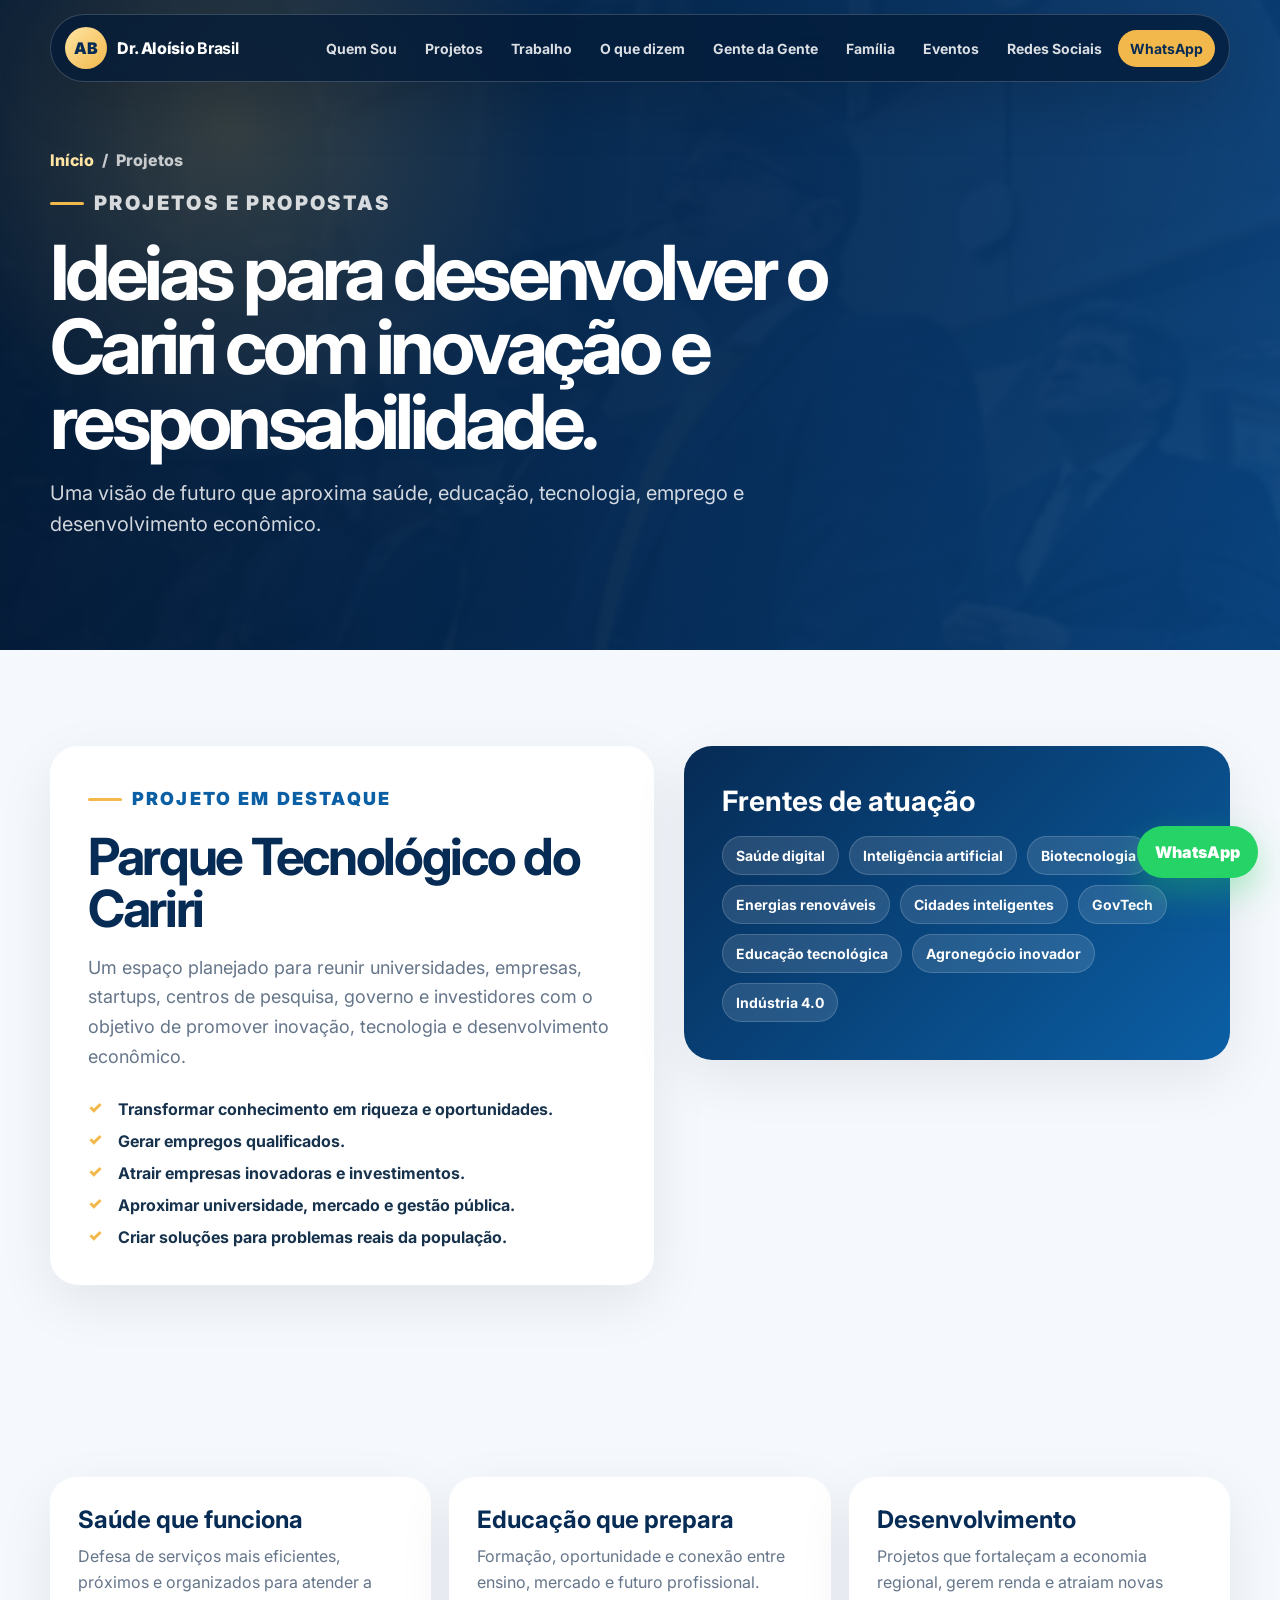
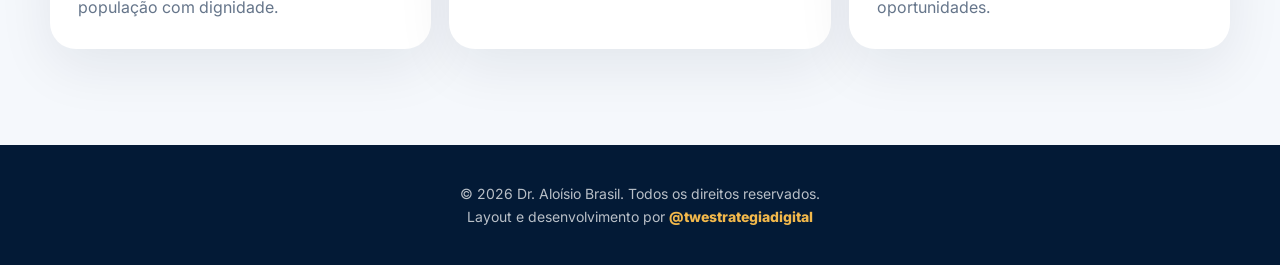
<file: construcao/projetos/index.html>
<!DOCTYPE html>
<html lang="pt-BR">
<head>
  <meta charset="UTF-8" />
  <meta name="viewport" content="width=device-width, initial-scale=1.0" />
  <base href="/construcao/">
  <title>Projetos para o Cariri | Dr. Aloísio Brasil</title>
  <meta name="description" content="Conheça projetos e ideias para saúde, educação, inovação, tecnologia e desenvolvimento regional do Cariri." />
  <meta name="theme-color" content="#062B55" />
  <meta property="og:title" content="Projetos para o Cariri | Dr. Aloísio Brasil" />
  <meta property="og:description" content="Conheça projetos e ideias para saúde, educação, inovação, tecnologia e desenvolvimento regional do Cariri." />
  <meta property="og:type" content="website" />
  <meta property="og:url" content="https://www.draloisiocrato.com.br/construcao/projetos/" />
  <meta property="og:image" content="https://www.draloisiocrato.com.br/construcao/assets/assembleia-wide.jpg" />
  <link rel="icon" href="assets/favicon.svg" type="image/svg+xml" />
  <link rel="preconnect" href="https://fonts.googleapis.com">
  <link rel="preconnect" href="https://fonts.gstatic.com" crossorigin>
  <link href="https://fonts.googleapis.com/css2?family=Inter:wght@400;500;600;700;800;900&display=swap" rel="stylesheet">
  <link rel="stylesheet" href="style.css" />
</head>
<body><header class="site-header" id="topo">
    <a href="/construcao/#inicio" class="brand" aria-label="Dr. Aloísio Brasil">
      <span class="brand-mark">AB</span>
      <span class="brand-text">Dr. Aloísio <strong>Brasil</strong></span>
    </a>
    <button class="menu-toggle" aria-label="Abrir menu" aria-expanded="false">☰</button>
    <nav class="nav-menu" aria-label="Menu principal">
      <a href="/construcao/#quem-sou">Quem Sou</a>
      <a href="projetos/">Projetos</a>
      <a href="/construcao/#trabalho">Trabalho</a>
      <a href="depoimentos/">O que dizem</a>
      <a href="gente/">Gente da Gente</a>
      <a href="familia/">Família</a>
      <a href="/construcao/#eventos">Eventos</a>
      <a href="/construcao/#redes">Redes Sociais</a>
      <a class="nav-cta" href="https://wa.me/558839420645" target="_blank" rel="noopener">WhatsApp</a>
    </nav>
  </header><main><section class="page-hero" style="--hero-img:url('assets/assembleia-wide.jpg')"><div class="page-hero-content reveal"><div class="breadcrumb"><a href="/construcao/">Início</a><span>/</span><span>Projetos</span></div><p class="eyebrow">Projetos e propostas</p><h1>Ideias para desenvolver o Cariri com inovação e responsabilidade.</h1><p>Uma visão de futuro que aproxima saúde, educação, tecnologia, emprego e desenvolvimento econômico.</p></div></section><section class="section project"><div class="project-copy reveal"><p class="eyebrow dark">Projeto em destaque</p><h2>Parque Tecnológico do Cariri</h2><p>Um espaço planejado para reunir universidades, empresas, startups, centros de pesquisa, governo e investidores com o objetivo de promover inovação, tecnologia e desenvolvimento econômico.</p><ul class="check-list"><li>Transformar conhecimento em riqueza e oportunidades.</li><li>Gerar empregos qualificados.</li><li>Atrair empresas inovadoras e investimentos.</li><li>Aproximar universidade, mercado e gestão pública.</li><li>Criar soluções para problemas reais da população.</li></ul></div><div class="project-panel reveal"><h3>Frentes de atuação</h3><div class="tags"><span>Saúde digital</span><span>Inteligência artificial</span><span>Biotecnologia</span><span>Energias renováveis</span><span>Cidades inteligentes</span><span>GovTech</span><span>Educação tecnológica</span><span>Agronegócio inovador</span><span>Indústria 4.0</span></div></div></section><section class="section"><div class="simple-grid"><article class="info-card reveal"><h3>Saúde que funciona</h3><p>Defesa de serviços mais eficientes, próximos e organizados para atender a população com dignidade.</p></article><article class="info-card reveal"><h3>Educação que prepara</h3><p>Formação, oportunidade e conexão entre ensino, mercado e futuro profissional.</p></article><article class="info-card reveal"><h3>Desenvolvimento</h3><p>Projetos que fortaleçam a economia regional, gerem renda e atraiam novas oportunidades.</p></article></div></section></main><footer>
    <p>© 2026 Dr. Aloísio Brasil. Todos os direitos reservados.</p>
    <p class="credits">Layout e desenvolvimento por <a href="https://www.instagram.com/twestrategiadigital" target="_blank" rel="noopener noreferrer">@twestrategiadigital</a></p>
  </footer>
  <a class="whatsapp-float" href="https://wa.me/558839420645" target="_blank" rel="noopener" aria-label="WhatsApp">WhatsApp</a>
  <script src="script.js"></script>
</body>
</html>
</file>
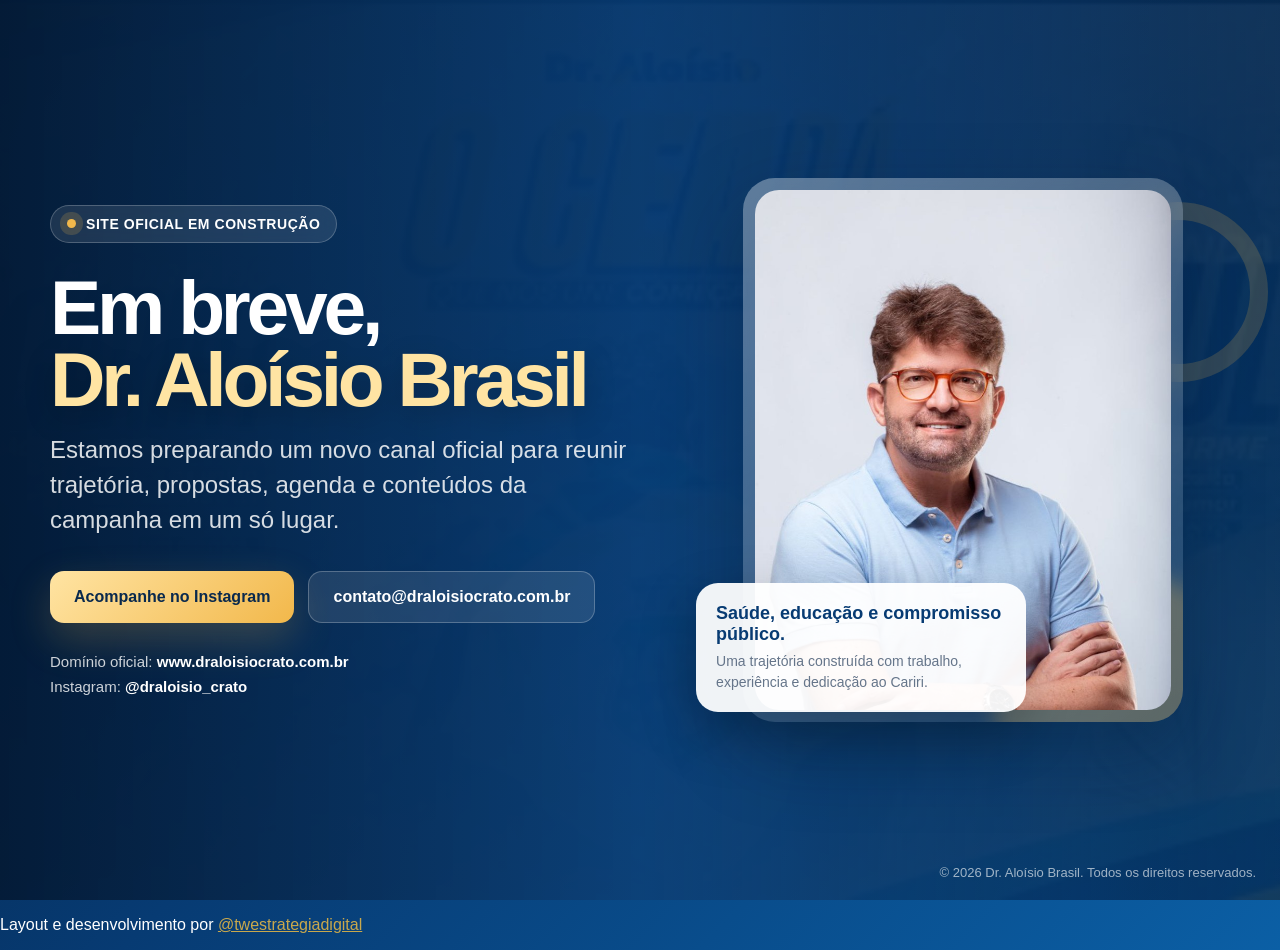
<file: index em breve.html>
<!DOCTYPE html>
<html lang="pt-BR">
<head>
  <meta charset="UTF-8" />
  <meta name="viewport" content="width=device-width, initial-scale=1.0" />
  <title>Dr. Aloísio Brasil | Site em construção</title>
  <meta name="description" content="Site oficial do Dr. Aloísio Brasil em construção. Acompanhe as novidades pelo Instagram oficial." />
  <meta name="theme-color" content="#073B73" />

  <meta property="og:title" content="Dr. Aloísio Brasil | Em breve" />
  <meta property="og:description" content="Estamos preparando um novo canal oficial de comunicação. Enquanto isso, acompanhe pelo Instagram." />
  <meta property="og:type" content="website" />
  <meta property="og:url" content="https://www.draloisiocrato.com.br" />
  <meta property="og:image" content="https://www.draloisiocrato.com.br/assets/banner.jpg" />

  <style>
    :root {
      --blue-900: #062B55;
      --blue-800: #073B73;
      --blue-700: #0B5FA5;
      --blue-500: #1787D5;
      --gold: #F2B84B;
      --gold-soft: #FFE4A3;
      --white: #FFFFFF;
      --text: #17324D;
      --muted: #65758A;
      --shadow: 0 28px 80px rgba(2, 21, 43, 0.28);
    }

    * { box-sizing: border-box; }

    body {
      margin: 0;
      min-height: 100vh;
      font-family: Arial, Helvetica, sans-serif;
      color: var(--white);
      background:
        radial-gradient(circle at 15% 20%, rgba(23, 135, 213, 0.35), transparent 32%),
        linear-gradient(135deg, #031A36 0%, #073B73 48%, #0B5FA5 100%);
      overflow-x: hidden;
    }

    body::before {
      content: "";
      position: fixed;
      inset: 0;
      background-image: url('assets/banner.jpg');
      background-size: cover;
      background-position: center;
      opacity: 0.12;
      filter: saturate(1.15) contrast(1.05);
      z-index: -2;
    }

    body::after {
      content: "";
      position: fixed;
      inset: 0;
      background: linear-gradient(90deg, rgba(3, 26, 54, 0.96), rgba(7, 59, 115, 0.82), rgba(3, 26, 54, 0.56));
      z-index: -1;
    }

    .page {
      width: min(1180px, calc(100% - 40px));
      min-height: 100vh;
      margin: 0 auto;
      display: grid;
      grid-template-columns: 1.05fr 0.95fr;
      gap: 56px;
      align-items: center;
      padding: 52px 0;
    }

    .badge {
      display: inline-flex;
      align-items: center;
      gap: 10px;
      padding: 10px 16px;
      border: 1px solid rgba(255, 255, 255, 0.22);
      border-radius: 999px;
      background: rgba(255, 255, 255, 0.1);
      backdrop-filter: blur(12px);
      font-size: 14px;
      letter-spacing: 0.04em;
      text-transform: uppercase;
      font-weight: 700;
    }

    .badge span {
      width: 9px;
      height: 9px;
      border-radius: 999px;
      background: var(--gold);
      box-shadow: 0 0 0 7px rgba(242, 184, 75, 0.18);
    }

    h1 {
      margin: 28px 0 18px;
      font-size: clamp(42px, 6vw, 84px);
      line-height: 0.94;
      letter-spacing: -0.055em;
    }

    .name {
      display: block;
      color: var(--gold-soft);
      text-shadow: 0 10px 30px rgba(0,0,0,0.22);
    }

    .subtitle {
      max-width: 640px;
      margin: 0 0 30px;
      color: rgba(255,255,255,0.84);
      font-size: clamp(18px, 2.2vw, 24px);
      line-height: 1.45;
    }

    .actions {
      display: flex;
      flex-wrap: wrap;
      gap: 14px;
      margin: 34px 0 30px;
    }

    .button {
      display: inline-flex;
      align-items: center;
      justify-content: center;
      min-height: 52px;
      padding: 0 24px;
      border-radius: 14px;
      text-decoration: none;
      font-weight: 800;
      transition: transform 0.2s ease, box-shadow 0.2s ease, background 0.2s ease;
    }

    .button:hover { transform: translateY(-2px); }

    .primary {
      color: #09294D;
      background: linear-gradient(135deg, #FFE4A3, #F2B84B);
      box-shadow: 0 16px 42px rgba(242, 184, 75, 0.22);
    }

    .secondary {
      color: var(--white);
      border: 1px solid rgba(255,255,255,0.24);
      background: rgba(255,255,255,0.1);
    }

    .contact {
      display: grid;
      gap: 8px;
      color: rgba(255,255,255,0.8);
      font-size: 15px;
    }

    .contact a {
      color: var(--white);
      text-decoration: none;
      font-weight: 700;
    }

    .visual {
      position: relative;
      min-height: 640px;
      display: flex;
      align-items: center;
      justify-content: center;
    }

    .photo-card {
      position: relative;
      width: min(440px, 100%);
      border-radius: 32px;
      padding: 12px;
      background: linear-gradient(145deg, rgba(255,255,255,0.34), rgba(255,255,255,0.08));
      box-shadow: var(--shadow);
      backdrop-filter: blur(16px);
      overflow: hidden;
    }

    .photo-card::before {
      content: "";
      position: absolute;
      inset: auto -70px -110px auto;
      width: 260px;
      height: 260px;
      border-radius: 999px;
      background: rgba(242,184,75,0.28);
      filter: blur(10px);
    }

    .photo-card img {
      display: block;
      width: 100%;
      border-radius: 24px;
      object-fit: cover;
      aspect-ratio: 4 / 5;
      object-position: center top;
      position: relative;
      z-index: 1;
    }

    .floating-box {
      position: absolute;
      left: 0;
      bottom: 58px;
      max-width: 330px;
      padding: 20px;
      border-radius: 22px;
      background: rgba(255,255,255,0.94);
      color: var(--text);
      box-shadow: 0 20px 55px rgba(0,0,0,0.25);
      z-index: 3;
    }

    .floating-box strong {
      display: block;
      color: var(--blue-800);
      font-size: 18px;
      margin-bottom: 6px;
    }

    .floating-box p {
      margin: 0;
      color: var(--muted);
      line-height: 1.45;
      font-size: 14px;
    }

    .ribbon {
      position: absolute;
      right: -38px;
      top: 72px;
      width: 180px;
      height: 180px;
      border-radius: 50%;
      border: 18px solid rgba(242, 184, 75, 0.18);
      z-index: 0;
    }

    .footer {
      position: fixed;
      right: 24px;
      bottom: 20px;
      color: rgba(255,255,255,0.62);
      font-size: 13px;
    }

    @media (max-width: 920px) {
      .page {
        grid-template-columns: 1fr;
        gap: 30px;
        padding: 38px 0 70px;
      }

      .visual { min-height: auto; }

      .photo-card { width: min(360px, 100%); }

      .floating-box {
        position: relative;
        left: auto;
        bottom: auto;
        margin-top: -26px;
        width: min(330px, 92%);
      }

      .footer {
        position: static;
        width: min(1180px, calc(100% - 40px));
        margin: -40px auto 24px;
      }
    }

    @media (max-width: 520px) {
      .page { width: min(100% - 28px, 1180px); }
      .actions { flex-direction: column; }
      .button { width: 100%; }
      h1 { letter-spacing: -0.045em; }
    }
  </style>
</head>
<body>
  <main class="page">
    <section class="content" aria-label="Site em construção">
      <div class="badge"><span></span> Site oficial em construção</div>

      <h1>
        Em breve,<br />
        <span class="name">Dr. Aloísio Brasil</span>
      </h1>

      <p class="subtitle">
        Estamos preparando um novo canal oficial para reunir trajetória, propostas, agenda e conteúdos da campanha em um só lugar.
      </p>

      <div class="actions">
        <a class="button primary" href="https://www.instagram.com/draloisio_crato" target="_blank" rel="noopener noreferrer">Acompanhe no Instagram</a>
        <a class="button secondary" href="mailto:contato@draloisiocrato.com.br">contato@draloisiocrato.com.br</a>
      </div>

      <div class="contact">
        <div>Domínio oficial: <a href="https://www.draloisiocrato.com.br">www.draloisiocrato.com.br</a></div>
        <div>Instagram: <a href="https://www.instagram.com/draloisio_crato" target="_blank" rel="noopener noreferrer">@draloisio_crato</a></div>
      </div>
    </section>

    <section class="visual" aria-label="Dr. Aloísio Brasil">
      <div class="ribbon" aria-hidden="true"></div>
      <div class="photo-card">
        <img src="assets/portrait.jpg" alt="Dr. Aloísio Brasil" />
      </div>
      <div class="floating-box">
        <strong>Saúde, educação e compromisso público.</strong>
        <p>Uma trajetória construída com trabalho, experiência e dedicação ao Cariri.</p>
      </div>
    </section>
  </main>

  <div class="footer">© 2026 Dr. Aloísio Brasil. Todos os direitos reservados.</div>

   <p class="credits">
          Layout e desenvolvimento por
          <a href="https://www.instagram.com/twestrategiadigital" 
   target="_blank" 
   rel="noopener noreferrer"
   style="color: #C9A84C;">
    @twestrategiadigital
</a>
      </p>
  </footer>

</body>
</html>
</file>
<file: construcao/style.css>
:root{
  --blue-950:#031A36;--blue-900:#062B55;--blue-800:#073B73;--blue-700:#0B5FA5;--blue-500:#1787D5;--gold:#F2B84B;--gold-soft:#FFE4A3;--white:#fff;--text:#17324D;--muted:#65758A;--bg:#F5F8FC;--shadow:0 28px 80px rgba(2,21,43,.22);--radius:28px}
*{box-sizing:border-box}html{scroll-behavior:smooth}body{margin:0;font-family:Inter,Arial,Helvetica,sans-serif;color:var(--text);background:var(--bg);overflow-x:hidden}img{max-width:100%;display:block}a{color:inherit}.site-header{position:fixed;top:0;left:0;right:0;z-index:30;display:flex;align-items:center;justify-content:space-between;width:min(1180px,calc(100% - 36px));margin:14px auto 0;padding:12px 14px;border:1px solid rgba(255,255,255,.18);border-radius:999px;background:rgba(3,26,54,.74);backdrop-filter:blur(18px);box-shadow:0 18px 60px rgba(0,0,0,.16)}.brand{display:flex;align-items:center;gap:10px;text-decoration:none;color:#fff;font-weight:800}.brand-mark{display:grid;place-items:center;width:42px;height:42px;border-radius:50%;background:linear-gradient(135deg,var(--gold-soft),var(--gold));color:var(--blue-900);font-weight:900}.brand-text{letter-spacing:-.02em}.nav-menu{display:flex;align-items:center;gap:4px}.nav-menu a{padding:10px 12px;border-radius:999px;color:rgba(255,255,255,.86);text-decoration:none;font-size:14px;font-weight:700;transition:.2s}.nav-menu a:hover{background:rgba(255,255,255,.12);color:#fff}.nav-cta{background:var(--gold)!important;color:var(--blue-900)!important}.menu-toggle{display:none;background:none;border:0;color:#fff;font-size:28px}.hero{position:relative;min-height:100vh;display:grid;grid-template-columns:1.05fr .95fr;align-items:center;gap:40px;padding:120px max(24px,calc((100vw - 1180px)/2)) 80px;color:#fff;background:linear-gradient(135deg,var(--blue-950),var(--blue-800) 58%,var(--blue-700));overflow:hidden}.hero-bg{position:absolute;inset:0;background:radial-gradient(circle at 20% 20%,rgba(23,135,213,.35),transparent 30%),radial-gradient(circle at 80% 70%,rgba(242,184,75,.20),transparent 28%);z-index:0}.hero:after{content:"";position:absolute;right:-120px;bottom:-140px;width:420px;height:420px;border:50px solid rgba(242,184,75,.16);border-radius:50%}.hero-content,.hero-photo{position:relative;z-index:1}.eyebrow{display:inline-flex;align-items:center;gap:10px;margin:0 0 16px;color:var(--gold-soft);text-transform:uppercase;letter-spacing:.12em;font-size:13px;font-weight:900}.eyebrow:before{content:"";width:34px;height:3px;background:var(--gold);border-radius:99px}.eyebrow.dark{color:var(--blue-700)}.hero h1{margin:0;font-size:clamp(42px,6vw,78px);line-height:.96;letter-spacing:-.065em;max-width:820px}.hero-subtitle{max-width:660px;margin:24px 0 0;color:rgba(255,255,255,.82);font-size:clamp(18px,2vw,23px);line-height:1.45}.hero-actions,.social-actions{display:flex;flex-wrap:wrap;gap:14px;margin-top:32px}.btn{display:inline-flex;align-items:center;justify-content:center;min-height:52px;padding:0 24px;border-radius:15px;text-decoration:none;font-weight:900;transition:.2s}.btn:hover{transform:translateY(-2px)}.btn-primary{background:linear-gradient(135deg,var(--gold-soft),var(--gold));color:#09294D;box-shadow:0 18px 44px rgba(242,184,75,.24)}.btn-secondary{border:1px solid rgba(255,255,255,.26);color:#fff;background:rgba(255,255,255,.10)}.dark-btn{border-color:rgba(7,59,115,.22);color:var(--blue-900);background:#fff}.hero-stats{display:grid;grid-template-columns:repeat(3,1fr);gap:12px;margin-top:34px;max-width:650px}.hero-stats div{padding:16px;border-radius:18px;background:rgba(255,255,255,.10);border:1px solid rgba(255,255,255,.15)}.hero-stats strong{display:block;color:var(--gold-soft);font-size:18px}.hero-stats span{display:block;color:rgba(255,255,255,.72);font-size:13px;margin-top:4px}.hero-photo{justify-self:end}.hero-photo img{width:min(430px,100%);height:560px;object-fit:cover;object-position:center top;border-radius:34px;border:12px solid rgba(255,255,255,.12);box-shadow:var(--shadow)}.photo-seal{position:absolute;left:-30px;bottom:48px;max-width:280px;padding:18px 20px;border-radius:20px;background:rgba(255,255,255,.94);color:var(--blue-900);font-weight:900;box-shadow:0 20px 50px rgba(0,0,0,.22)}.section{padding:96px max(24px,calc((100vw - 1180px)/2))}.section-heading{max-width:820px;margin-bottom:40px}.section-heading h2,.vision-card h2,.project-copy h2,.family-copy h2,.support-copy h2,.social-card h2,.contact-box h2{margin:0;color:var(--blue-900);font-size:clamp(34px,4vw,56px);line-height:1.02;letter-spacing:-.045em}.section-heading p,.project-copy p,.vision-card p,.family-copy p,.support-copy p,.social-card p,.contact-box p{font-size:18px;line-height:1.65;color:var(--muted)}.about-grid{display:grid;grid-template-columns:repeat(4,1fr);gap:18px}.about-card{padding:28px;border-radius:var(--radius);background:#fff;box-shadow:0 18px 55px rgba(3,26,54,.08)}.about-card span{color:var(--gold);font-weight:900}.about-card h3{margin:14px 0 8px;color:var(--blue-900);font-size:24px}.about-card p{margin:0;color:var(--muted);line-height:1.55}.vision{display:grid;grid-template-columns:1fr 1fr;gap:24px;background:var(--blue-900);color:#fff}.vision-card{padding:42px;border-radius:var(--radius);background:linear-gradient(135deg,rgba(255,255,255,.12),rgba(255,255,255,.05));border:1px solid rgba(255,255,255,.12)}.vision-card h2,.section-heading.light h2{color:#fff}.vision-card p,.section-heading.light p{color:rgba(255,255,255,.74)}.pillars{display:grid;grid-template-columns:repeat(2,1fr);gap:16px}.pillars div{padding:28px;border-radius:24px;background:#fff;color:var(--text)}.pillars strong{display:block;color:var(--blue-900);font-size:20px}.pillars span{display:block;margin-top:8px;color:var(--muted);line-height:1.45}.project{display:grid;grid-template-columns:1.05fr .95fr;gap:30px;align-items:start}.project-copy,.project-panel,.contact-box,.social-card{padding:38px;border-radius:var(--radius);background:#fff;box-shadow:0 18px 55px rgba(3,26,54,.08)}.check-list{padding:0;margin:28px 0 0;list-style:none;display:grid;gap:12px}.check-list li{position:relative;padding-left:30px;color:var(--text);font-weight:700}.check-list li:before{content:"✓";position:absolute;left:0;top:-2px;color:var(--gold);font-weight:900}.project-panel{background:linear-gradient(135deg,var(--blue-900),var(--blue-700));color:#fff}.project-panel h3{margin:0 0 18px;font-size:28px}.tags{display:flex;flex-wrap:wrap;gap:10px}.tags span{padding:10px 13px;border-radius:999px;background:rgba(255,255,255,.12);border:1px solid rgba(255,255,255,.16);font-weight:700;font-size:14px}.inline-link{display:inline-block;margin-top:28px;color:var(--gold-soft);font-weight:900}.work{background:#fff}.work-grid{display:grid;grid-template-columns:1fr .82fr 1fr;gap:20px;align-items:stretch}.work-grid img{width:100%;height:440px;object-fit:cover;border-radius:var(--radius);box-shadow:0 18px 55px rgba(3,26,54,.11)}.work-text{padding:34px;border-radius:var(--radius);background:var(--bg)}.work-text h3{margin:0;color:var(--blue-900);font-size:30px}.work-text p{color:var(--muted);line-height:1.65}.mini-cards{display:flex;flex-wrap:wrap;gap:8px;margin-top:20px}.mini-cards span{padding:9px 12px;border-radius:999px;background:#fff;color:var(--blue-900);font-weight:800}.people{background:linear-gradient(135deg,var(--blue-950),var(--blue-800));}.gallery{display:grid;grid-template-columns:1fr 1fr 1fr;gap:16px}.gallery img{width:100%;height:310px;object-fit:cover;border-radius:24px;border:1px solid rgba(255,255,255,.12);box-shadow:0 20px 50px rgba(0,0,0,.18)}.gallery .tall{grid-row:span 2;height:638px}.gallery .wide{grid-column:span 2}.family,.support{display:grid;grid-template-columns:.95fr 1.05fr;gap:34px;align-items:center}.family-image img,.support-image img{width:100%;height:540px;object-fit:cover;border-radius:var(--radius);box-shadow:var(--shadow)}.family-copy blockquote{margin:28px 0 0;padding:24px;border-left:6px solid var(--gold);border-radius:18px;background:#fff;color:var(--blue-900);font-size:24px;font-weight:900;line-height:1.25}.support{background:#fff}.support-image img{height:520px}.social{background:linear-gradient(135deg,var(--blue-900),var(--blue-700));}.social-card{max-width:860px;margin:0 auto;text-align:center}.contact-section{padding-top:70px}.contact-box{max-width:850px;margin:0 auto;text-align:center}.contact-links{display:flex;flex-wrap:wrap;justify-content:center;gap:12px;margin-top:28px}.contact-links a{padding:12px 15px;border-radius:999px;background:var(--bg);color:var(--blue-900);text-decoration:none;font-weight:800}footer{text-align:center;padding:34px 20px;background:var(--blue-950);color:rgba(255,255,255,.72);font-size:14px}footer p{margin:6px 0}.credits a{color:var(--gold);text-decoration:none;font-weight:800}.whatsapp-float{position:fixed;right:22px;bottom:22px;z-index:40;display:inline-flex;align-items:center;justify-content:center;min-height:52px;padding:0 18px;border-radius:999px;background:#25D366;color:#fff;text-decoration:none;font-weight:900;box-shadow:0 15px 35px rgba(37,211,102,.35)}.reveal{opacity:0;transform:translateY(20px);transition:opacity .7s ease,transform .7s ease}.reveal.is-visible{opacity:1;transform:none}@media (max-width:980px){.menu-toggle{display:block}.nav-menu{position:absolute;top:72px;left:0;right:0;display:none;flex-direction:column;align-items:stretch;padding:14px;border-radius:24px;background:rgba(3,26,54,.96)}.nav-menu.is-open{display:flex}.nav-menu a{text-align:center}.hero{grid-template-columns:1fr;padding-top:120px}.hero-photo{justify-self:start}.hero-photo img{height:480px}.about-grid,.pillars{grid-template-columns:1fr 1fr}.vision,.project,.family,.support{grid-template-columns:1fr}.work-grid{grid-template-columns:1fr}.gallery{grid-template-columns:1fr 1fr}.gallery .tall{height:420px}.gallery .wide{grid-column:span 1}.site-header{border-radius:28px}.brand-text{display:none}}@media (max-width:620px){.section{padding:72px 18px}.hero{padding-left:18px;padding-right:18px}.hero h1{font-size:42px}.hero-stats,.about-grid,.pillars,.gallery{grid-template-columns:1fr}.hero-photo img,.family-image img,.support-image img{height:420px}.photo-seal{position:static;margin-top:-24px}.gallery img,.gallery .tall{height:360px}.hero-actions,.social-actions{flex-direction:column}.btn{width:100%}.whatsapp-float{right:14px;bottom:14px}}

/* Ajustes da nova estrutura */
.people-gallery img,
.work-grid img,
.family-image img,
.support-image img { object-position: center top; }
.testimonial-strip{background:#fff;padding-top:70px}.testimonial-preview{display:grid;grid-template-columns:.9fr 1.1fr;gap:26px;align-items:center}.testimonial-photo img{width:100%;height:520px;object-fit:cover;object-position:center top;border-radius:var(--radius);box-shadow:var(--shadow)}.quote-stack{display:grid;gap:16px}.quote-card{padding:24px;border-radius:24px;background:var(--bg);border:1px solid rgba(7,59,115,.08)}.quote-card p{margin:0;color:var(--text);font-size:18px;line-height:1.55}.quote-card strong{display:block;margin-top:14px;color:var(--blue-800)}.page-hero{position:relative;min-height:62vh;display:grid;align-items:center;padding:150px max(24px,calc((100vw - 1180px)/2)) 90px;color:#fff;background:linear-gradient(135deg,var(--blue-950),var(--blue-800) 62%,var(--blue-700));overflow:hidden}.page-hero:before{content:"";position:absolute;inset:0;background-image:var(--hero-img);background-size:cover;background-position:center top;opacity:.18;filter:blur(2px) saturate(1.05);transform:scale(1.02)}.page-hero:after{content:"";position:absolute;inset:0;background:radial-gradient(circle at 18% 20%,rgba(242,184,75,.20),transparent 28%),linear-gradient(90deg,rgba(3,26,54,.92),rgba(7,59,115,.72))}.page-hero-content{position:relative;z-index:1;max-width:900px}.page-hero h1{margin:0;font-size:clamp(42px,6vw,76px);line-height:.98;letter-spacing:-.06em}.page-hero p{max-width:720px;font-size:20px;line-height:1.55;color:rgba(255,255,255,.82)}.breadcrumb{display:flex;gap:8px;flex-wrap:wrap;margin-bottom:18px;color:rgba(255,255,255,.74);font-weight:800}.breadcrumb a{text-decoration:none;color:var(--gold-soft)}.testimonials-page{background:var(--bg)}.testimonials-grid{display:grid;grid-template-columns:repeat(3,1fr);gap:18px}.testimonial-card{position:relative;padding:28px;border-radius:26px;background:#fff;box-shadow:0 18px 55px rgba(3,26,54,.08);overflow:hidden}.testimonial-card:before{content:'“';position:absolute;right:22px;top:8px;color:rgba(242,184,75,.18);font-size:110px;font-weight:900;line-height:1}.testimonial-card p{position:relative;margin:0;color:var(--text);line-height:1.65;font-size:17px}.testimonial-card strong{display:block;margin-top:18px;color:var(--blue-900);font-size:18px}.testimonial-card span{display:block;margin-top:4px;color:var(--muted);font-weight:700}.cta-band{padding:70px max(24px,calc((100vw - 1180px)/2));background:linear-gradient(135deg,var(--blue-900),var(--blue-700));color:#fff;text-align:center}.cta-band h2{margin:0 auto 16px;max-width:800px;color:#fff;font-size:clamp(32px,4vw,52px);line-height:1.06;letter-spacing:-.04em}.cta-band p{margin:0 auto;max-width:720px;color:rgba(255,255,255,.76);font-size:18px;line-height:1.6}.simple-grid{display:grid;grid-template-columns:repeat(3,1fr);gap:18px}.info-card{padding:28px;border-radius:26px;background:#fff;box-shadow:0 18px 55px rgba(3,26,54,.08)}.info-card h3{margin:0 0 10px;color:var(--blue-900);font-size:24px}.info-card p{margin:0;color:var(--muted);line-height:1.6}.feature-split{display:grid;grid-template-columns:1fr 1fr;gap:30px;align-items:center}.feature-split img{width:100%;height:520px;object-fit:cover;object-position:center top;border-radius:var(--radius);box-shadow:var(--shadow)}.back-line{display:flex;flex-wrap:wrap;gap:12px;margin-top:30px}@media (max-width:980px){.testimonial-preview,.feature-split{grid-template-columns:1fr}.testimonials-grid,.simple-grid{grid-template-columns:1fr 1fr}.testimonial-photo img,.feature-split img{height:430px}}@media (max-width:620px){.testimonials-grid,.simple-grid{grid-template-columns:1fr}.page-hero{padding-left:18px;padding-right:18px}.testimonial-photo img,.feature-split img{height:380px}.testimonial-preview{gap:18px}}
</file>
